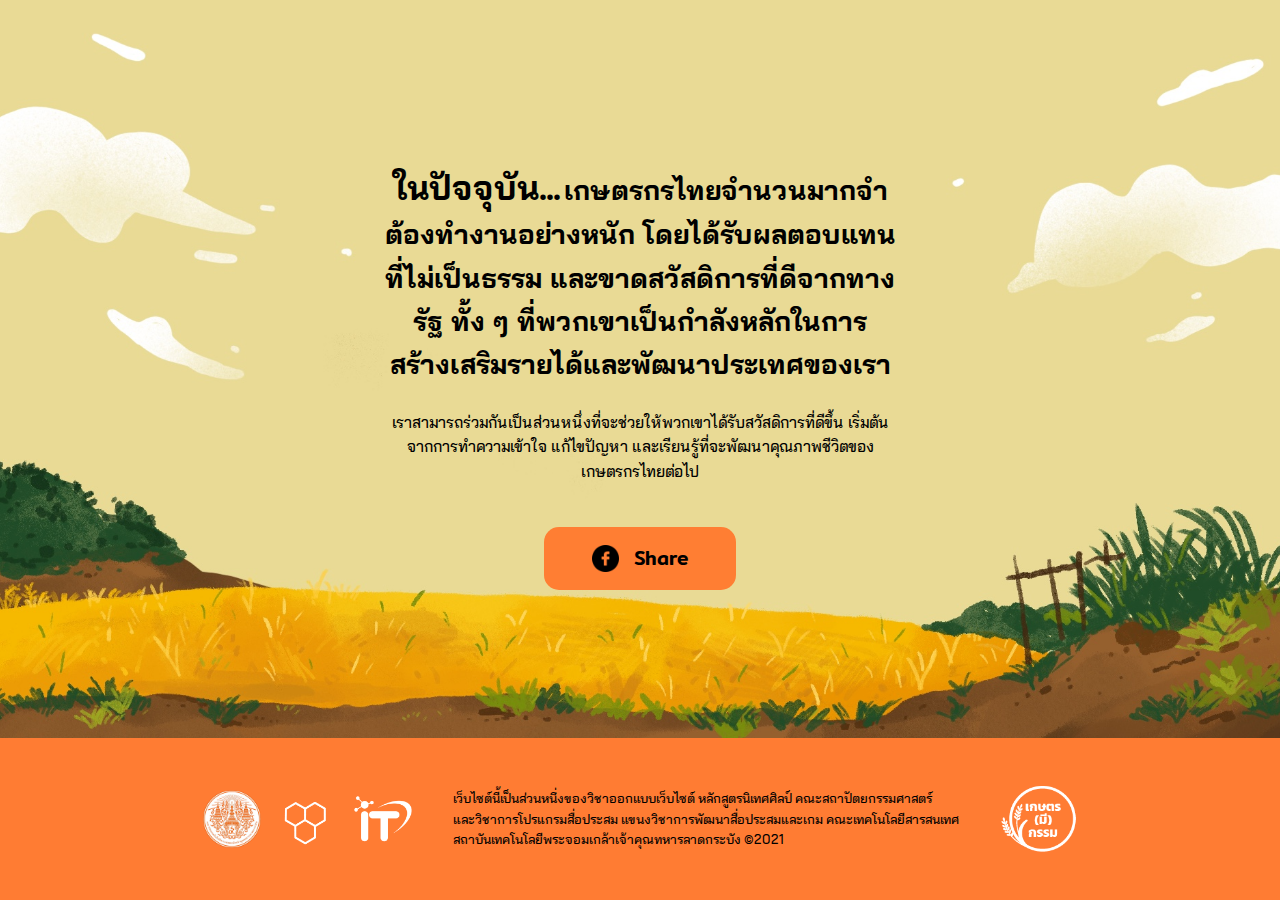
<file: conclusion.html>
<html lang="en">

<head>
  <meta charset="UTF-8" name="viewport" content="width=device-width, initial-scale=1.0">
  <meta http-equiv="X-UA-Compatible" content="IE=edge">
  <meta name="viewport" content="width=device-width, initial-scale=1.0">
      <meta property="og:url"                content="https://kasetmikam.netlify.app/" />
      <meta property="og:type"               content="website" />
      <meta property="og:title"              content="เกษตร(มี)กรรม" />
      <meta property="og:image" content="https://cdn.discordapp.com/attachments/874641722083278848/920532643727171624/unknown.png" />
  <title>เกษตร(มี)กรรม</title>
  <link rel="stylesheet" media="screen and (min-width: 900px)" type="text/css" href="widestyle.css" />
  <link rel="stylesheet" media="screen and (max-width: 900px)" type="text/css" href="smallstyle.css" />
  <link rel="preconnect" href="https://fonts.googleapis.com" />
  <link rel="preconnect" href="https://fonts.gstatic.com" crossorigin />
  <link
    href="https://fonts.googleapis.com/css2?family=Bai+Jamjuree:ital,wght@0,300;0,400;0,500;0,600;0,700;1,200;1,300;1,400;1,500;1,600;1,700&family=Mitr:wght@200;300;400;500;600;700&display=swap"
    rel="stylesheet" />
  <script src="https://cdnjs.cloudflare.com/ajax/libs/jquery/2.1.3/jquery.min.js"></script>
</head>

<body>
  <!-- start  -->
  <a href="index.html">
    <img src="img/logo_kaset-02.png" alt="" class="logo hide-w" width="15%"
  /></a>
  <div class="fullscreen">

    <div class="container pre-solve-bg flex-center b-footer">
      <div class="text-wrap hide">
        <p style="color: black;">
          <b style="font-size: 3.7vh; line-height: 150%;">ในปัจจุบัน...</b>
          <b style="font-size: 3vh; line-height: 160%;">
         เกษตรกรไทยจำนวนมากจำต้องทำงานอย่างหนัก
          โดยได้รับผลตอบแทนที่ไม่เป็นธรรม และขาดสวัสดิการที่ดีจากทางรัฐ
          ทั้ง ๆ ที่พวกเขาเป็นกำลังหลักในการสร้างเสริมรายได้และพัฒนาประเทศของเรา</b> <br /><br />
          เราสามารถร่วมกันเป็นส่วนหนึ่งที่จะช่วยให้พวกเขาได้รับสวัสดิการที่ดีขึ้น
          เริ่มต้นจากการทำความเข้าใจ แก้ไขปัญหา
          และเรียนรู้ที่จะพัฒนาคุณภาพชีวิตของเกษตรกรไทยต่อไป
        </p>
        
      </div>

      <div class="text-wrap hide-w">
        <p style="color: black;">
          <b style="font-size: 2.75vh; line-height: 140%;">ในปัจจุบัน...</b>
          <b style="font-size: 2.5vh; line-height: 150%;">
         เกษตรกรไทยจำนวนมากจำต้องทำงานอย่างหนัก
          โดยได้รับผลตอบแทนที่ไม่เป็นธรรม และขาดสวัสดิการที่ดีจากทางรัฐ
          ทั้ง ๆ ที่พวกเขาเป็นกำลังหลักในการสร้างเสริมรายได้และพัฒนาประเทศของเรา</b> <br /><br />
          เราสามารถร่วมกันเป็นส่วนหนึ่งที่จะช่วยให้พวกเขาได้รับสวัสดิการที่ดีขึ้น
          เริ่มต้นจากการทำความเข้าใจ แก้ไขปัญหา
          และเรียนรู้ที่จะพัฒนาคุณภาพชีวิตของเกษตรกรไทยต่อไป
        </p>
        
      </div>
  
      <div id="fb-root"></div>
      <script async defer crossorigin="anonymous" src="https://connect.facebook.net/th_TH/sdk.js#xfbml=1&version=v12.0" nonce="AlAoJTZe"></script>
      
      <a target="_blank" href="https://www.facebook.com/sharer/sharer.php?u=https%3A%2F%2Fkasetmikam.netlify.app%2F&amp;src=sdkpreparse" class="text-button">
      <button data-href="https://kasetmikam.netlify.app/" class="share-button">
        <img src="img/facebook.png" alt="" class="facebookicon">
          Share</button></a>
      </button>
     

    </div>

    <footer class="flex-center">
      <img src="img/kmil_logo.png" class="logo-cr" />
      <img src="img/arch_logo.png" class="logo-cr" />
      <img src="img/it_logo.png" class="logo-cr" />
      <p class="hide">เว็บไซต์นี้เป็นส่วนหนึ่งของวิชาออกแบบเว็บไซต์ หลักสูตรนิเทศศิลป์ คณะสถาปัตยกรรมศาสตร์<br>
        และวิชาการโปรแกรมสื่อประสม แขนงวิชาการพัฒนาสื่อประสมและเกม คณะเทคโนโลยีสารสนเทศ<br>
        สถาบันเทคโนโลยีพระจอมเกล้าเจ้าคุณทหารลาดกระบัง ©2021</p>

      <a href="index.html">
        <img src="img/logo_kaset-01.png" alt="" class="logo-cr hide" style="width: 6vw; height:auto;" />
      </a>
    </footer>
  </div>
  <!-- end -->

  <script>
  
  </script>
</body>

</html>
</file>
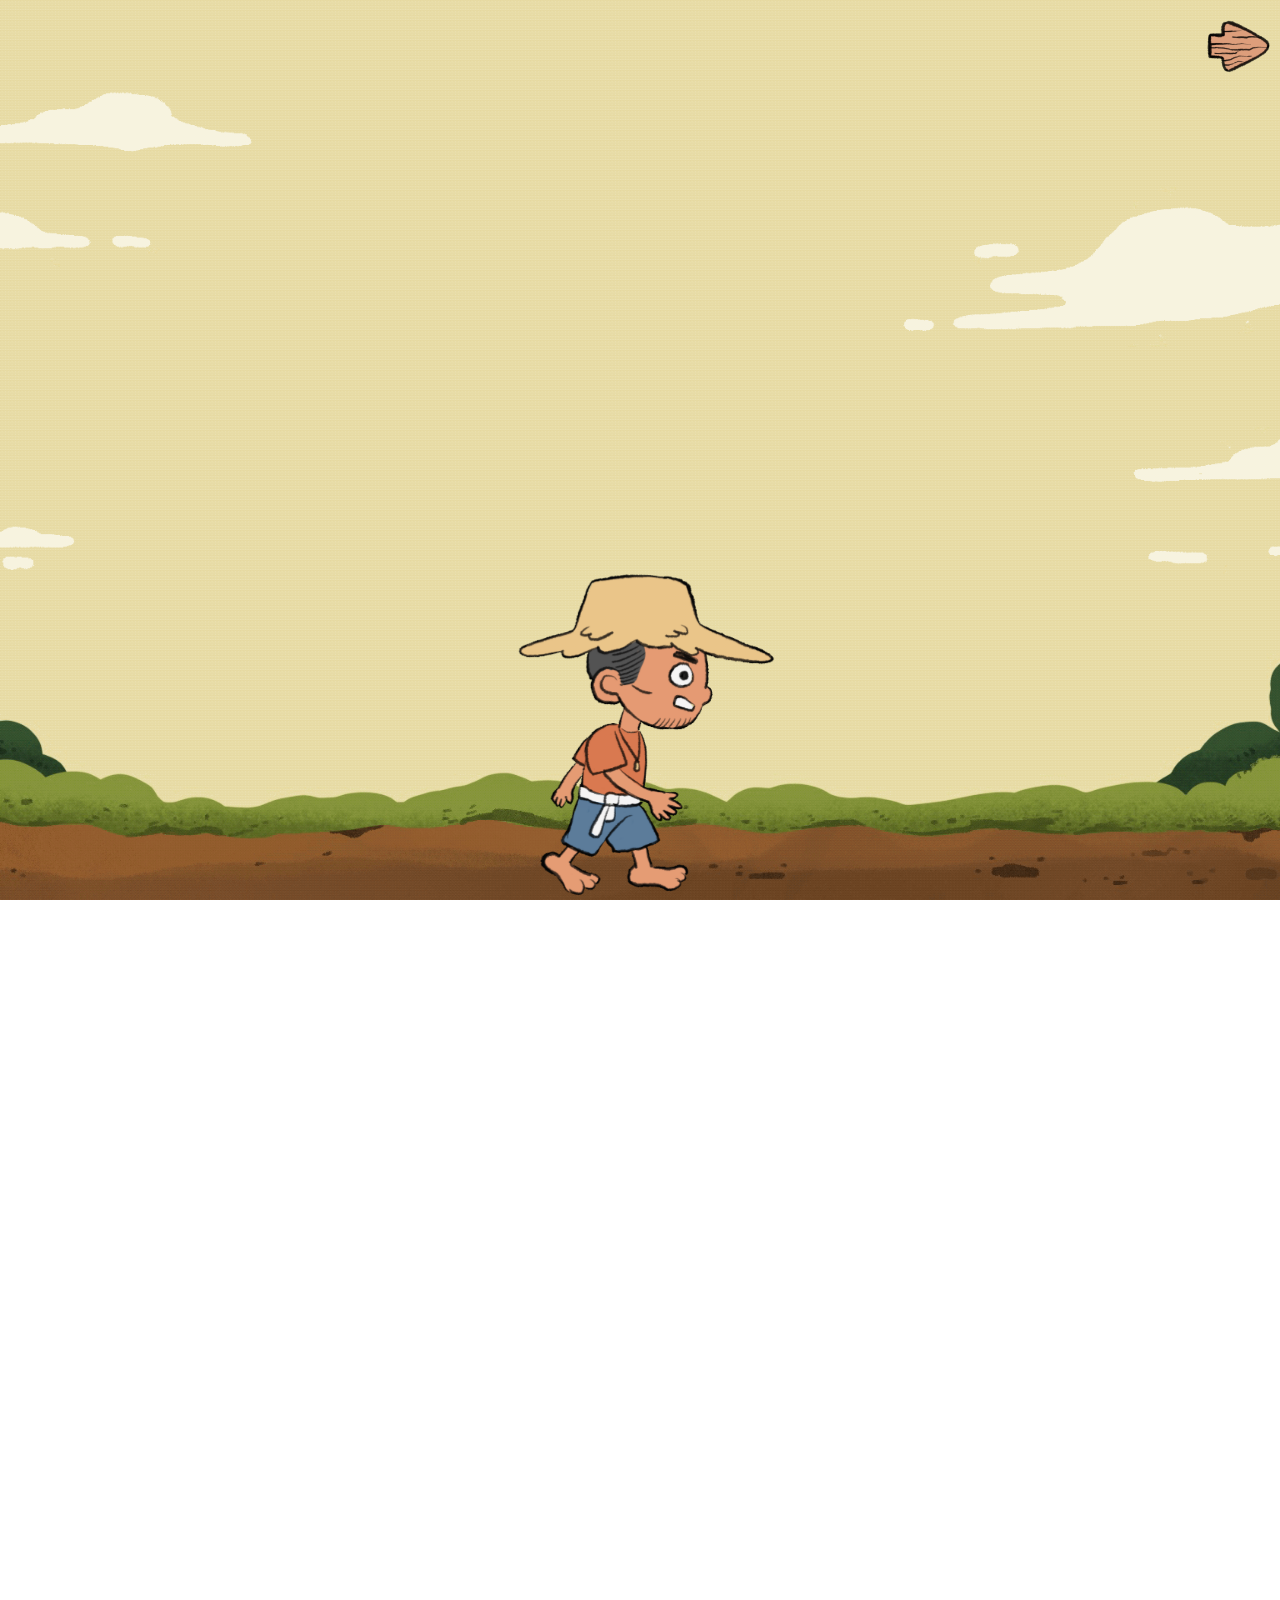
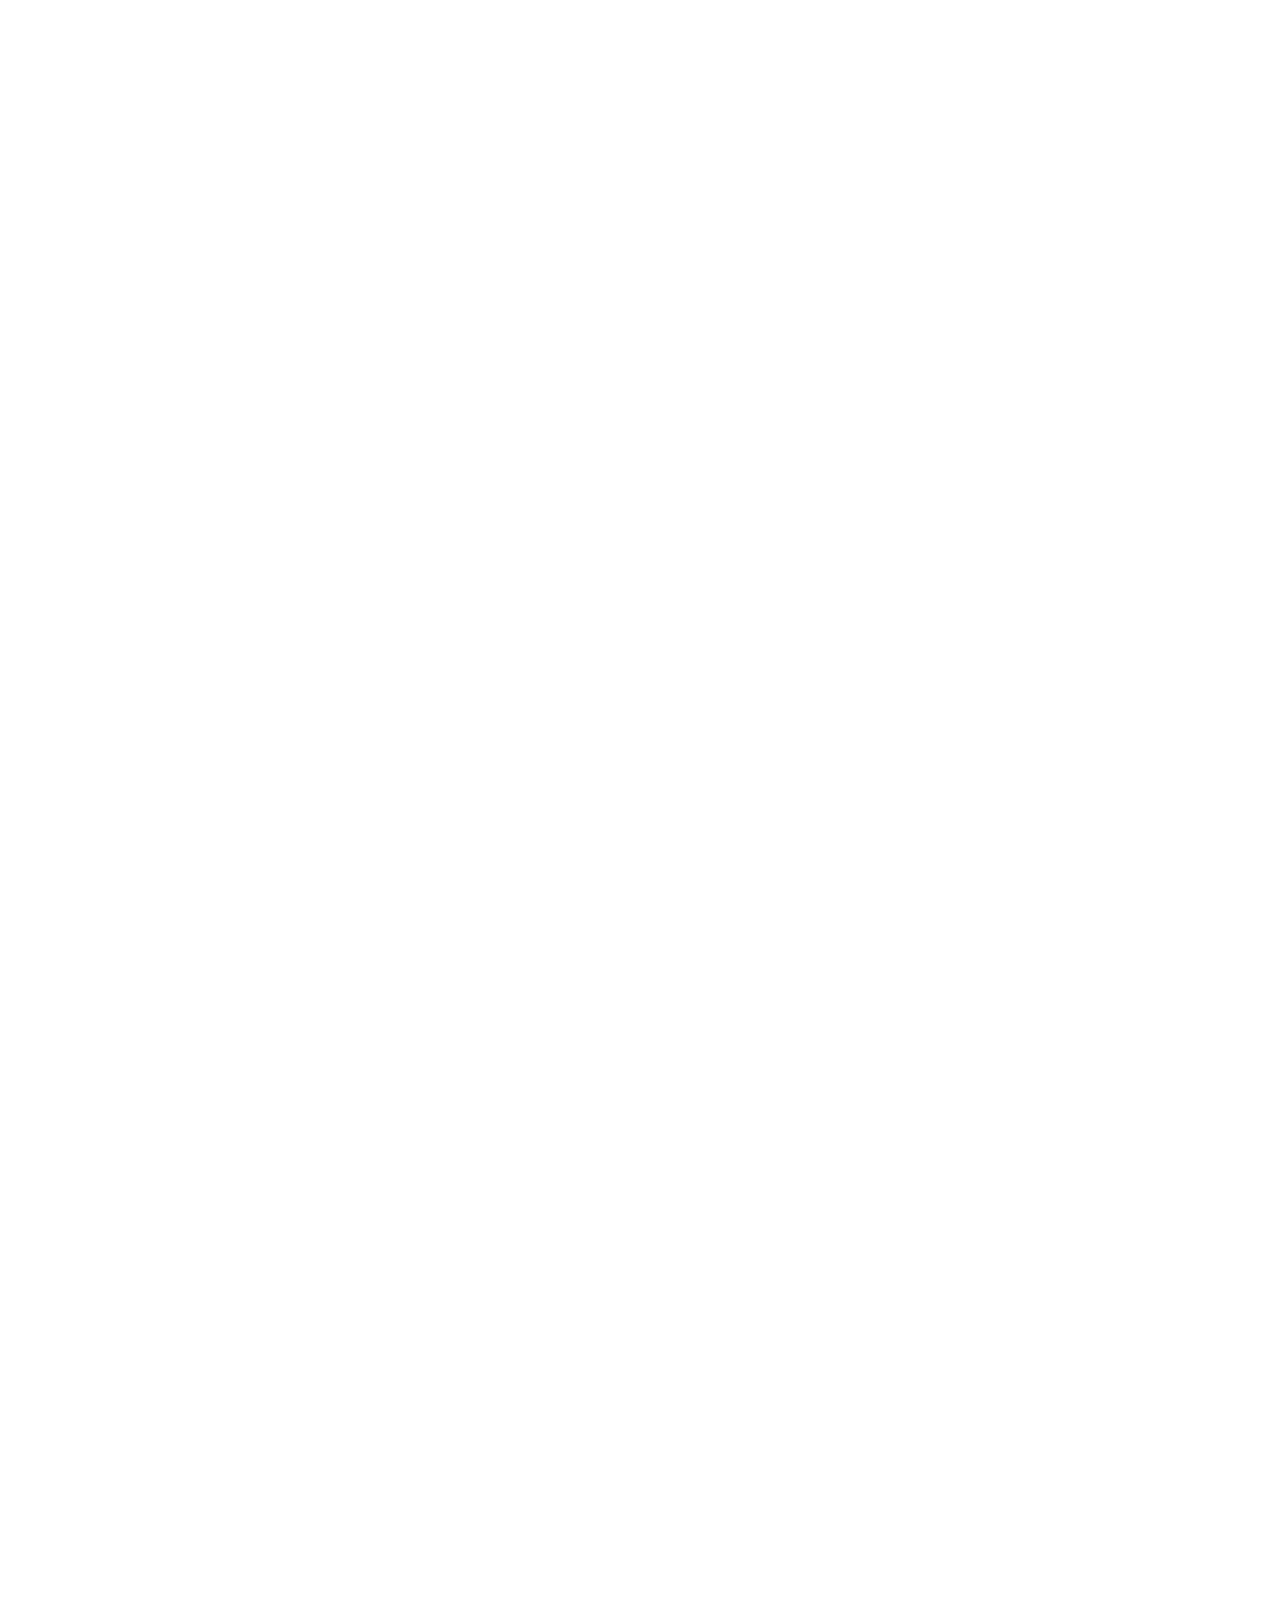
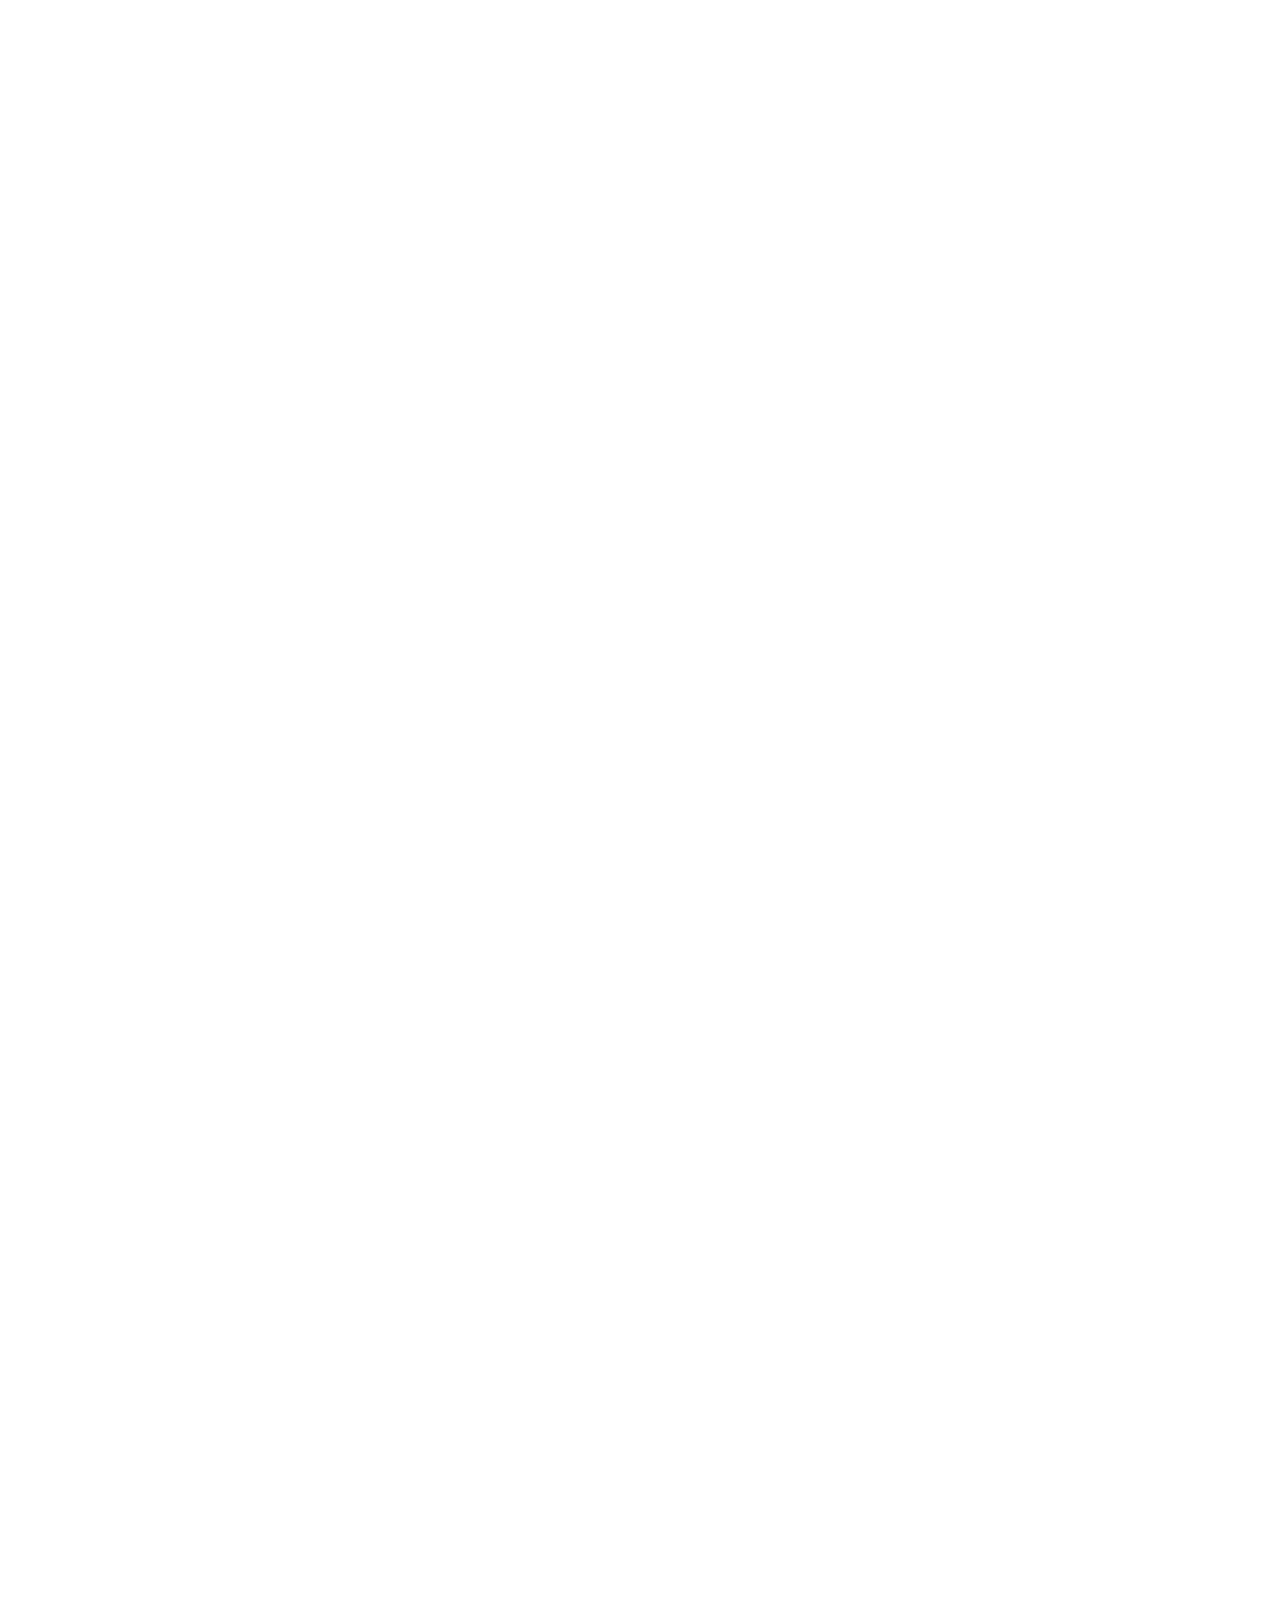
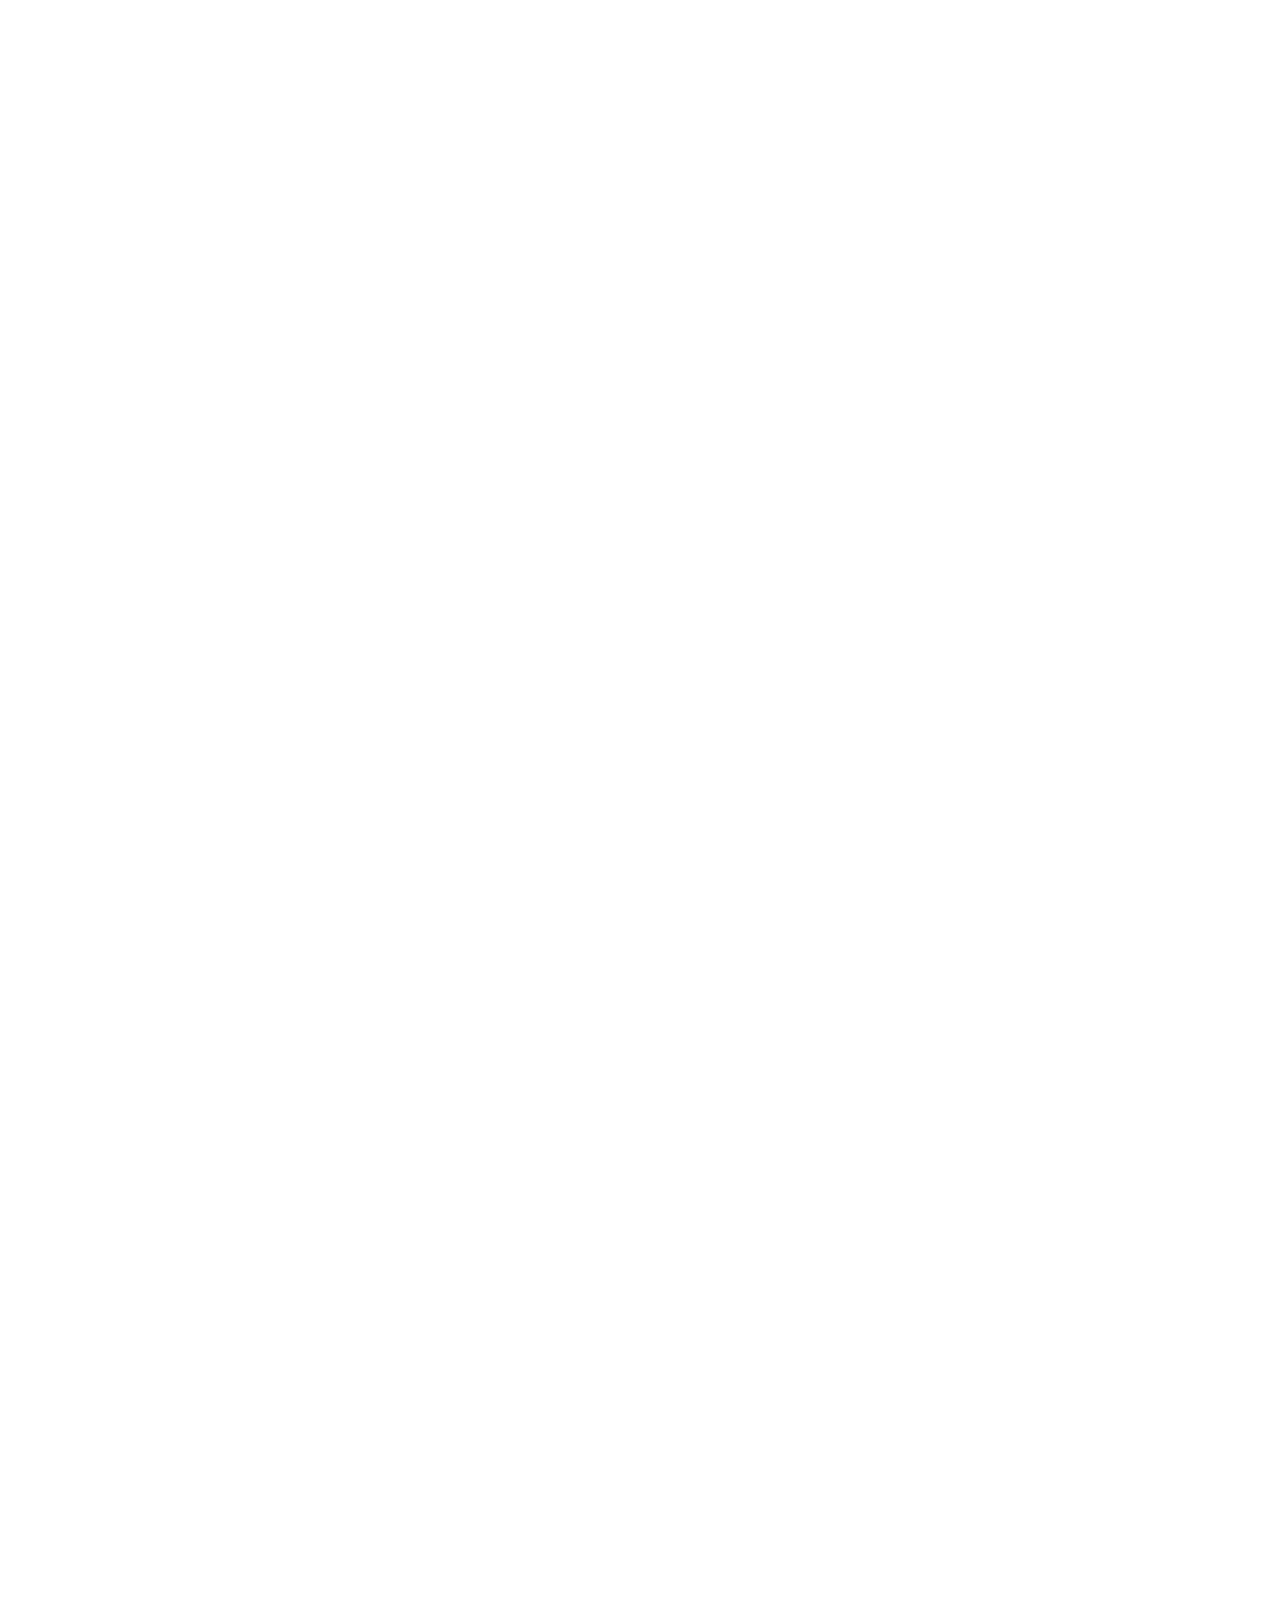
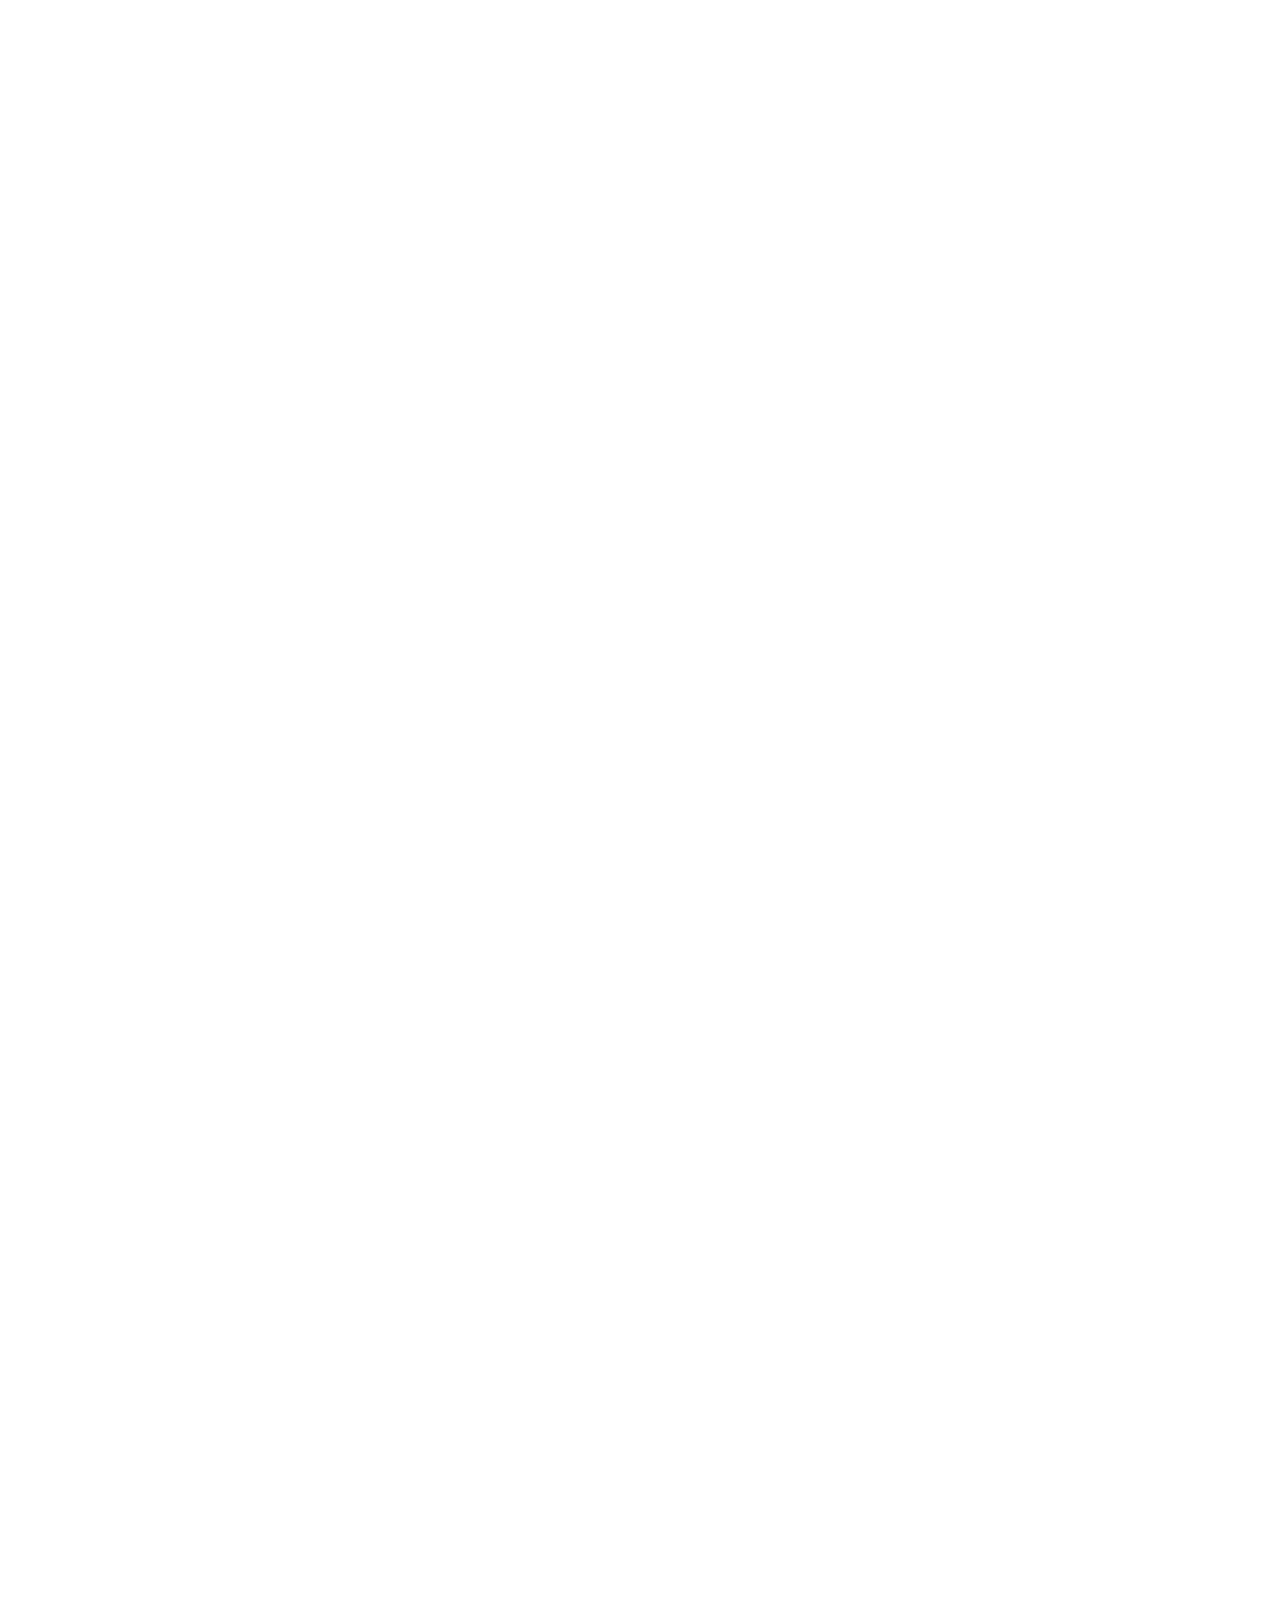
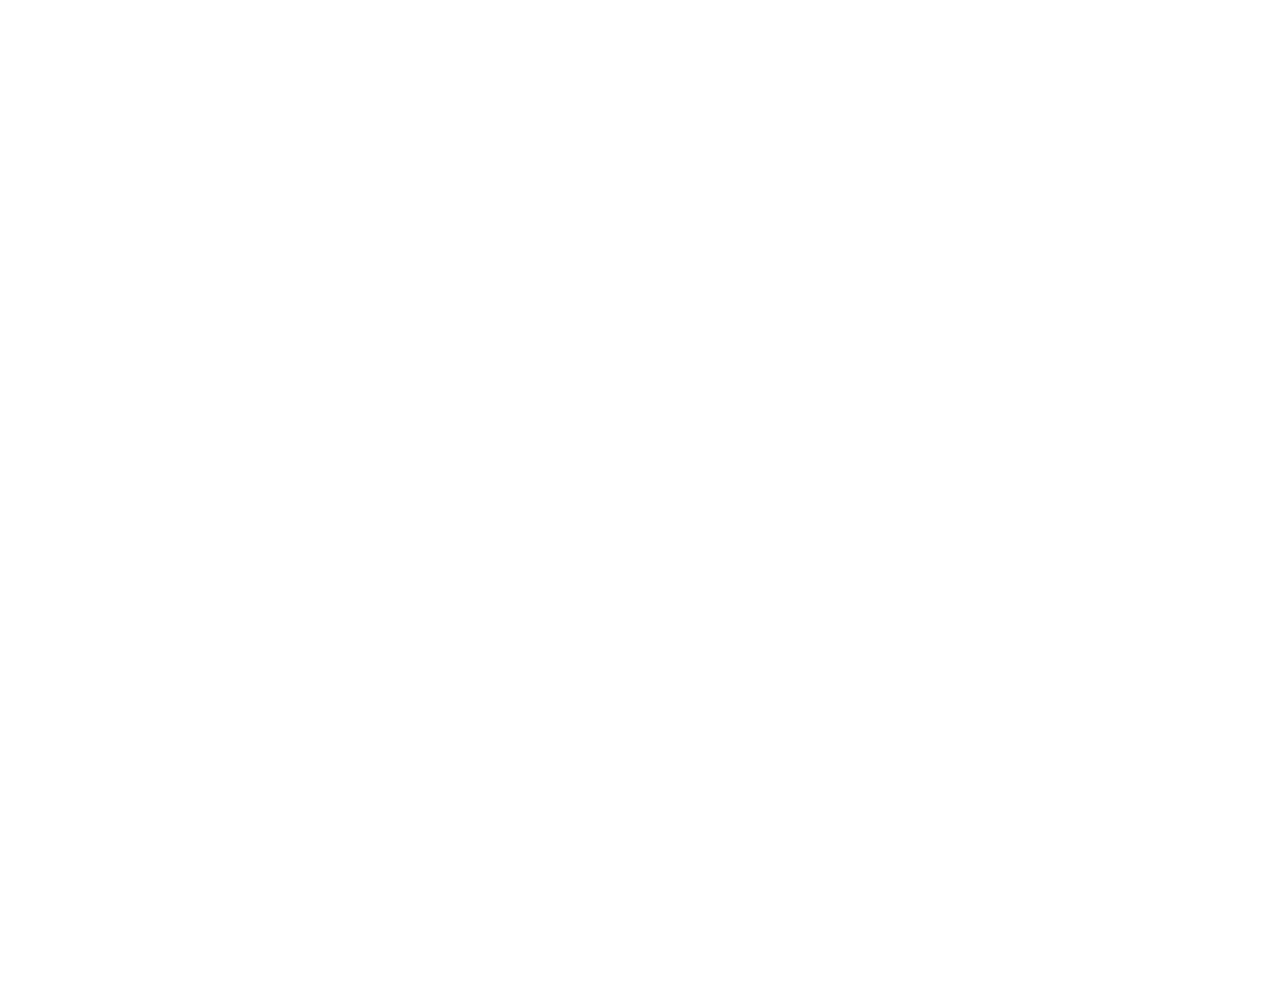
<file: minigame.html>
<!DOCTYPE html>
<html>

<head>
	<meta charset="utf-8">
	<meta name="viewport" content="width=device-width, initial-scale=1">
	<title>เกษตร(มี)กรรม</title>
	<link rel="stylesheet" type="text/css" href="style_game.css">

	<script src="https://code.jquery.com/jquery-3.4.1.js"></script>
	<script type="text/javascript" src="main.js"></script>
	<script src="https://cdnjs.cloudflare.com/ajax/libs/jquery/2.1.3/jquery.min.js"></script>

	<link rel="preconnect" href="https://fonts.googleapis.com" />
    <link rel="preconnect" href="https://fonts.gstatic.com" crossorigin />
    <link
      href="https://fonts.googleapis.com/css2?family=Bai+Jamjuree:ital,wght@0,300;0,400;0,500;0,600;0,700;1,200;1,300;1,400;1,500;1,600;1,700&family=Mitr:wght@200;300;400;500;600;700&display=swap"
      rel="stylesheet"
    />
</head>

<body>
	<!--rotate screen-->
	<div id="turn" style="margin-left: -10vw; margin-top: 25vh; width: 100vw; height: 50vh; text-align: center;">
		<img src="img/rotate.gif" style="height: auto; width: 50vw; "></img>
		<h3>Please rotate your device!</h3>
	</div>

	<div id="all">
		
		<!-- Game Elements move -->
		<div class="wrapper" id="wrapper">
			<a href="solve.html">
				<img id="skip" src="img/arrow2.png">
			</a>
			<!-- Farmer -->
			<div class="game-frame">
				
				<img id="farmer" src="img/farmer2.gif">
				<img id="farmer-stop" src="img/pause.png">
				<img id="farmer-fall" src="img/fall_farmer.gif">
				<img id="farmer-end" src="img/gif3.gif">
				
			</div>
			<div class="section">
				
			</div>
			<!-- Game Start -->
			<div class="section">
				<img class="box" id="sign" src="img/ที่ดินดีย์-1.gif">
				<div class="block-text text-center" id="sign-content" style="padding: 1vh 5vw">
					<p>ดูเหมือนว่าเราจะเจอปัญหาบางอย่างนะ ?</p>
					<button id="sign-btn" style="margin-bottom: 2.5vh">ถัดไป</button>
					<br>
				</div>
				<div class="block-text2 text-center" id="land-prob" style="padding: 1vh 5vw">
					<p>เกษตรกรส่วนใหญ่ไม่มีกรรมสิทธิ์ที่ดินทำกินเป็นของตนเอง
						ทำให้ไม่สามารถที่จะเข้าสู้ระบบทุนนิยมได้<br>
						สืบเนื่องมาจากปัญหาการกว้านซื้อที่ดินจากนายทุน และการใช้ที่ดินแบบผิดประเภท<br>
						ทำให้สูญเสียที่ดินที่เหมาะแก่การทำการเกษตรให้กับพวกโรงงานอุตสาหกรรม รีสอร์ท บ้านจัดสรร
						<br>หรือแม้กระทั่งการถูกปล่อยทิ้งร้างไว้อีกด้วย
					</p>
					<h5 style="display:inline;">90%</h5>
					<p style="display:inline;"> ของที่ดินทั้งหมดถูกครอบครองโดยคนเพียงแค่ </p>10% <br>
					<h5 style="display:inline;">75%</h5>
					<p style="display:inline;"> เป็นคนไทยที่ไม่มีโฉนดเป็นของตนเอง</p>
					<p>ในปัจจุบัน รัฐมีนโยบายเขตพัฒนาเศรษฐกิจซึ่งเปิดโอกาสให้กับนักลงทุนรายใหญ่
						<br>แต่กลับไม่มีเศรษฐกิจพิเศษสำหรับประชาชนเหล่านี้เลย
					</p>
					<button id="land-prob-btn" style="margin-bottom: 2.5vh">ถัดไป</button>
				</div>
				<div class="block-text text-center" id="speech1" style="padding: 1vh 5vw; margin-right: -8vw">
					<p style="font-size: 1.5vw;padding-bottom: 3vh;">เราก็เป็นแค่ชาวบ้านธรรมดา ทำงานหาเช้ากินค่ำ <br>
						ไม่มีเงินมากมายพอที่จะเอาไปเช่าที่ปีละเป็นแสนๆได้หรอก
					</p>
					<button id="next-loan-btn" style="margin-bottom: 2.5vh">หาแหล่งเงินกู้เพื่อไปต่อ</button><br>
				</div>
			</div>

			<!-- Gov Bank -->
			<div class="section">
				<img class="box" id="gov" src="img/gov-1.gif">
				<div class="block-text text-center" id="gov-content" style="padding: 1vh 5vw">
					<p>กู้เงินจากธนาคารรัฐไหมครับ ?</p>
					<button id="loan-yes" style="margin-bottom: 2.5vh">กู้เลย !</button>
					<button id="loan-no" style="margin-bottom: 2.5vh">ไม่กู้</button><br>
				</div>
				<div class="block-text2 text-center" id="loan-warning" style="padding: 1vh 5vw">
					<p style="margin: -1.2vh; color:red;font-size: 2.5vw;">ไม่ผ่าน!</p>
					<p style=" color:red;">คุณไม่มีหลักทรัพย์ เพื่อใช้ในการค้ำประกัน</p>
					<button id="warn-loan-no" style="margin-bottom: 2.5vh">ไม่กู้</button><br>
				</div>
			</div>

			<!-- Private Bank -->
			<div class="section">
				<img class="box" id="private" src="img/private-1.gif">
				<div class="block-text text-center" id="private-content" style="padding: 1vh 5vw">
					<p>กู้เงินธนาคารเอกชนไหมครับ ?</p>
					<button id="loan-yes2" style="margin-bottom: 2.5vh">กู้เลย !</button>
					<button id="loan-no2" style="margin-bottom: 2.5vh">ไม่กู้</button>
				</div>
				<div class="block-text2 text-center" id="loan-warning2" style="padding: 1vh 5vw">
					<p style="margin: -1.2vh; color:red;font-size: 2.5vw;">ไม่ผ่าน!</p>
					<p style=" color:red;">คุณไม่มีหลักทรัพย์ เพื่อใช้ในการค้ำประกัน</p>
					<button id="warn-loan-no2" style="margin-bottom: 2.5vh">ไม่กู้</button><br>
				</div>
			</div>

			<!-- Jaonee -->
			<div class="section">
				<img class="box" id="jaonee" src="img/jaonee.gif">
				<div class="block-text text-center" id="jaonee-content" style="padding: 1vh 5vw;">
					<p>กู้หนี้นอกระบบไหมครับ ?</p>
					<button id="jaonee-yes" style="margin-bottom: 2.5vh">กู้เงินจากเจ้าหนี้</button>
					<button id="jaonee-no" style="margin-bottom: 2.5vh">ไม่กู้</button>
				</div>
				<div class="block-text2 text-center" id="jaonee-warning" style="padding: 1vh 5vw">
					<p style="margin: -1.2vh; color:red;font-size: 2.5vw;">ไม่กู้ไม่ได้นะ!</p>
					<p style=" color:red;">คุณไม่มีเงินจ่ายค่าเช่าที่แล้ว!</p>
					<button id="warn-jaonee-yes" style="margin-bottom: 2.5vh">กู้เงินจากเจ้าหนี้</button>
				</div>
				<div class="block-text text-center" id="jaonee-content2" style="padding: 1vh 5vw">
					<p>ดอกร้อยละ 20 นะหนุ่ม !</p>
					<button id="jaonee-btn" style="margin-bottom: 2.5vh">ปัญหาหนี้สิน</button>
				</div>
				<div class="block-text2 text-left" id="lia-prob" style="padding: 1vh 5vw">
					<div class="text-left">
						<p>เกษตรกรที่ไม่มีที่ดินทำกินเป็นของตนเองจำเป็นที่จะต้องเช่าที่ดิน
							เมื่อเช่าที่ดินก็ต้องใช้เงินกู้
							<br>แต่เกษตรกรไม่มีหลักทรัพย์มากพอจะไปทำการกู้เงินกับธนาคารรัฐหรือธนาคารเอกชนได้
							<br>ทำให้เกษตรกรส่วนใหญ่ตัดสินใจที่จะกู้เงินนอกระบบเพราะไม่สามารถหาแหล่งเงินทุนที่ถูกกฏหมายได้
						</p>
						<p style="display:inline;
			   ">เกษตรกรไทยมีรายได้เฉลี่ยต่อหัว 57,000 บาทต่อปี <br>
							เฉลี่ยเดือนหนึ่งไม่ถึง 4,000 กว่าบาท
							<br>กว่า 40 %
						</p>
						<h5 style="display:inline;
			   ">มีหนี้สินมากกว่า 2 เท่าครึ่งของรายได้</h5>
					</div>
					<div class="text-center" style="padding: 1vh 5vw">
						<button id="jaonee-next" style="margin-bottom: 2.5vh">ถัดไป</button>
					</div>
				</div>
			</div>

			<div class="section">
				<img class="box" id="chemi" src="img/chemi.gif">
				<div class="block-text text-center" id="chemi-choice" style="padding: 1vh 5vw">
					<p style="font-size: 2.5vw;">อากาศก็แย่ ราคาผลผลิตก็ตก ทำยังไงดี</p>
					<button id="chemi-yes" style="margin-bottom: 2.5vh;">พึ่งพาสารเคมีเพื่อไปต่อ!</button>
					<button id="chemi-no" style="margin-bottom: 2.5vh;">ไม่ยอมใช้สารเคมีหรอก</button>
					<p></p>
				</div>
				<div class="block-text2 text-center" id="chemi-warning" style="padding: 1vh 5vw">
					<p style="margin: 1.2vh; color:red;font-size: 2.5vw">ไม่ใช้ไม่ได้นะ พืชจะเฉาหมดแล้ว !</p>
					<button id="warn-chemi-yes" style="margin-bottom: 2.5vh">พึ่งพาสารเคมีเพื่อไปต่อ</button>
				</div>
				<div class="block-text2 text-left" id="chemi-prob" style="padding: 1vh 5vw; margin-right: -15vw">
					<p style="margin:auto;">&nbsp</p>
					<h4>ปัญหาสารเคมี</h4>
					<p>เกษตรกรเป็นอาชีพที่ต้องพึ่งพาดิน ฟ้า อากาศและราคาตลาดโลก
						ทำให้เกษตรกรไม่สามารถกำหนดราคาผลผลิตได้ด้วย<br>
						เมื่อเกษตรกรติดอยู่ในวงจรหนี้สิน
						สิ่งที่จะจดจ่อก็คือการรีบใช้หนี้จึงต้องรีบผลิตผลผลิตให้ได้มากที่สุด ทำให้ต้องปลูกพืชเชิง <br>
						เดี่ยวซ้ำๆ ไม่กล้าที่จะลองเสี่ยงปลูกพืชใหม่ๆ มักจะมองหาวิธีที่รวดเร็วและถูกที่สุด
						เพราะมีต้นทุนที่สูงจากการเช่าที่ดินและ<br>
						ดอกเบี้ยจากการกู้เงิน
					</p>
					<h5 style="display:inline;">เพราะสารเคมีนั้นช่วยให้</h5><br>
					<li>ได้ผลผลิตปริมาณมากในเวลาอันสั้น</li>
					<li>รู้จำนวนและคุณภาพของผลผลิตที่แน่นอน</li>
					<p>เมื่อเกษตรกรติดลูป จึงทำให้ผลผลิตแบบเดียวกันล้นตลาด เกิดเป็นปัจจัยให้เกิดการกดดัน<br>ราคา
						สินค้าก็จะราคาถูกลงมากกว่าที่ควรจะได้ กลายเป็นว่า</p>
					<h4>เกษตรกรไทยมีต้นทุนการผลิตที่สูง แต่รายได้ต่ำ</h4>
					<div class="text-center" style="padding: 1vh 5vw">
						<button id="chemi-next">ถัดไป</button>
					</div>
				</div>
			</div>

			<div class="section">
				<img class="box" id="naitoon" src="img/naitoon.gif">
				<div class="block-text text-center" id="naitoon-conver1" style="padding: 1vh 5vw">
					<p>ในที่สุดก็ถึงฤดูเก็บเกี่ยว <br>ดูหน่อยซิว่ามีอะไรมาขายบ้าง</p>
					<button id="naitoon-conver1-next" style="margin-bottom: 2.5vh">ถัดไป</button>
				</div>
				<div class="block-text text-center" id="naitoon-conver2" style="padding: 1vh 5vw">
					<p>มีแค่ข้าวเปลือกอย่างเดียวครับ</p>
					<button id="naitoon-conver2-next" style="margin-bottom: 2.5vh">ถัดไป</button>
				</div>
				<div class="block-text text-center" id="naitoon-choice" style="padding: 1vh 5vw">
					<p>ข้าวเปลือกมีเต็มท้องตลาดแล้ว<br>ราคาก็ตก ให้ราคาทั้งหมดได้แค่นี้นะครับ</p>
					<button id="naitoon-yes" style="margin-bottom: 2.5vh">รับเงินไม่คุ้มทุนเพื่อไปต่อ</button>
					<button id="naitoon-no" style="margin-bottom: 2.5vh">ไม่ขาย</button>
				</div>
				<div class="block-text2 text-center" id="naitoon-warning" style="padding: 1vh 5vw;margin-right: -9vw;">
					<p style="margin: 1.2vh; color:red;font-size: 2.5vw;padding-bottom: 4vh;">ไม่ขายไม่ได้นะ
						ไม่เงินใช้แล้ว</p>
					<button id="warn-naitoon-yes" style="margin-bottom: 2.5vh">รับเงินไม่คุ้มทุนเพื่อไปต่อ</button>
				</div>
				<div class="block-text2 text-center" id="naitoon-prob" style="padding: 1vh 5vw;margin-right: -13vw">
					<h5 style="display:inline;">ปัญหานวัตกรรม</h5>
					<p>เนื่องจากปัญหาต่างๆก่อนหน้านี้ ทำให้เกษตรกรไทยมีต้นทุนการผลิตที่สูงแต่รายได้ต่ำ จึงเป็น<br>
						เหตุให้ไม่มีเงินทุนในการแปรรูปสินค้าหรือคิดค้นหานวัตกรรมทางการเกษตรใหม่ๆมาปรับใช้ เพื่อ<br>
						ทำให้สินค้าทางการเกษตรนั้นกลายเป็นสินค้านวัตกรรม </p>
					<p>ในปัจจุบัน เกษตรกรพึ่งพาพ่อค้าคนกลางในกระบวนการแปรรูป และอาศัยความรู้ทางการตลาดใน<br>
						การเปิดช่องทางการจำหน่าย เกษตรกรไม่สามารถปลูกเอง ผลิตเอง แปรรูป
						และจัดจำหน่ายอย่าง<br>เป็นระบบเองได้</p>
					<div class="text-center" style="padding: 1vh 5vw">
						<button id="naitoon-next" style="margin-bottom: 2.5vh">ถัดไป</button>
					</div>
				</div>
			</div>
			<div class="section">
				<div class="block-text text-center" id="go-solution" style="padding: 1vh 5vw">
					<p>ด้วยเหตุผลเหล่านี้ทำให้เกษตรกรไทยยังติดอยู่กับความยากจนต่อไป <br>อยากช่วยกันแก้ไขไหม</p>
					<div class="text-center" style="padding: 1vh 5vw">
						<button onclick="document.location='solve.html'" id="go-solution-btn" style="margin-bottom: 2.5vh">แนวทางแก้ไขปัญหา</button><br>&nbsp
					</div>
				</div>
			</div>
		</div>

	</div>

</body>

<script type="text/javascript">
	let cur = 0;
	const o1 = document.querySelector("#farmer");
	const o2 = document.querySelector("#sign");
	const o3 = document.querySelector("#gov");
	const o4 = document.querySelector("#private");
	const o5 = document.getElementById("jaonee");
	const o6 = document.getElementById("chemi");
	const o7 = document.getElementById("naitoon");

	const character = document.querySelector("#farmer")
	const characterStop = document.querySelector("#farmer-stop")
	const characterFall = document.querySelector("#farmer-fall")
	const characterEnd = document.querySelector("#farmer-end")
	const goSolution = document.querySelector("#go-solution")

	const signContent = document.querySelector("#sign-content");
	const signBtn = document.querySelector("#sign-btn");
	const landProb = document.querySelector("#land-prob");
	const landProbBtn = document.querySelector("#land-prob-btn");
	const speech1 = document.querySelector("#speech1");
	const nextLoanBtn = document.querySelector("#next-loan-btn");

	const govContent = document.querySelector("#gov-content");
	const yesLoanBtn = document.querySelector("#loan-yes");
	const noLoanBtn = document.querySelector("#loan-no");
	const noWarnLoanBtn = document.querySelector("#warn-loan-no");
	const loanWarning = document.querySelector("#loan-warning");
	const privateContent = document.querySelector("#private-content");
	const yesLoanBtn2 = document.querySelector("#loan-yes2");
	const noLoanBtn2 = document.querySelector("#loan-no2");
	const loanWarning2 = document.querySelector("#loan-warning2");
	const noWarnLoanBtn2 = document.querySelector("#warn-loan-no2");

	const jaoneeContent = document.querySelector("#jaonee-content");
	const jaoneeBtn = document.querySelector("#jaonee-btn");
	const liaProb = document.querySelector("#lia-prob");
	const jaoneeContent2 = document.querySelector("#jaonee-content2");
	const jaoneeChoice = document.querySelector("#jaonee-choice");
	const yesJaoneeBtn = document.querySelector("#jaonee-yes");
	const noJaoneeBtn = document.querySelector("#jaonee-no");
	const jaoneeWarning = document.querySelector("#jaonee-warning");
	const yesWarnJaoneeBtn = document.querySelector("#warn-jaonee-yes");
	const nextJaoneeBtn = document.querySelector("#jaonee-next");

	const chemiChoice = document.querySelector("#chemi-choice");
	const chemiYesBtn = document.querySelector("#chemi-yes");
	const chemiNoBtn = document.querySelector("#chemi-no");
	const chemiWarn = document.querySelector("#chemi-warning");
	const chemiWarnYesBtn = document.querySelector("#warn-chemi-yes");
	const chemiProb = document.querySelector("#chemi-prob");
	const chemiNextBtn = document.querySelector("#chemi-next");

	const naitoonConver1 = document.querySelector("#naitoon-conver1");
	const naitoonConverBtn1 = document.querySelector("#naitoon-conver1-next");
	const naitoonConver2 = document.querySelector("#naitoon-conver2");
	const naitoonConverBtn2 = document.querySelector("#naitoon-conver2-next");
	const naitoonChoice = document.querySelector("#naitoon-choice");
	const naitoonYesBtn = document.querySelector("#naitoon-yes");
	const naitoonNoBtn = document.querySelector("#naitoon-no");
	const naitoonWarn = document.querySelector("#naitoon-warning");
	const naitoonWarnYesBtn = document.querySelector("#warn-naitoon-yes");
	const naitoonProb = document.querySelector("#naitoon-prob");
	const naitoonNextBtn = document.querySelector("#naitoon-next");

	document.addEventListener('scroll', checkPortrait);
	document.addEventListener('scroll', update);
	update();
	signBtn.addEventListener("click", readLandProb);
	landProbBtn.addEventListener("click", goToSpeech1);
	nextLoanBtn.addEventListener("click", goToStateBank);
	yesLoanBtn.addEventListener("click", goToYesLoan);
	noLoanBtn.addEventListener("click", goToNoLoan);
	noWarnLoanBtn.addEventListener("click", goToNoWarnLoan);
	noWarnLoanBtn2.addEventListener("click", goToNoWarnLoan2);
	yesLoanBtn2.addEventListener("click", goToYesLoan2);
	noLoanBtn2.addEventListener("click", goToNoLoan2);

	jaoneeBtn.addEventListener("click", readLiaProb);
	yesJaoneeBtn.addEventListener("click", goToYesJaonee);
	noJaoneeBtn.addEventListener("click", goToNoJaonee);
	yesWarnJaoneeBtn.addEventListener("click", goTojaoneeContent2);
	nextJaoneeBtn.addEventListener("click", goToChemi);

	chemiYesBtn.addEventListener("click", goToChemiProb);
	chemiNoBtn.addEventListener("click", goToChemiWarn);
	chemiWarnYesBtn.addEventListener("click", goToChemiProb2);
	chemiNextBtn.addEventListener("click", goToNaitoon);

	naitoonConverBtn1.addEventListener("click", goToConver2);
	naitoonConverBtn2.addEventListener("click", goToNaitoonChoice);
	naitoonYesBtn.addEventListener("click", goToNaitoonProb);
	naitoonNoBtn.addEventListener("click", goToNaitoonWarn);
	naitoonWarnYesBtn.addEventListener("click", goToNaitoonProb2);
	naitoonNextBtn.addEventListener("click", goToTheEnd);

	function isSmash(obj1, obj2) {
		var rect1 = obj1.getBoundingClientRect();
		var smash1x = rect1.right;
		var rect2 = obj2.getBoundingClientRect();
		var smash2x = rect2.left;
		var size = rect2.width;
		if ((size + smash1x) >= smash2x && smash2x > smash1x) {
			return 1;
		} else {
			return 0;
		}
	}

	function enableScroll() {
		window.onscroll = function () { }
		character.style.display = "block";
		characterStop.style.display = "none";
	}

	function update() {
		var rect1 = o1.getBoundingClientRect();
		var rect2 = o2.getBoundingClientRect();
		var rect3 = o3.getBoundingClientRect();
		var rect4 = o4.getBoundingClientRect();
		var rect5 = o5.getBoundingClientRect();
		var rect6 = o6.getBoundingClientRect();
		var rect7 = o7.getBoundingClientRect();
		var smash1x = rect1.right;
		var smash2x = rect2.left;
		var smash3x = rect3.left;
		var smash4x = rect4.left;
		var smash5x = rect5.left;
		var smash6x = rect6.left;
		var smash7x = rect7.left;
		var check = [smash2x, smash3x, smash4x, smash5x, smash6x, smash7x];

		if (smash1x > check[cur]) {
			disableScroll();
			character.style.display = "none";
			characterStop.style.display = "block";
			cur++;
			console.log(cur);

		}

		if (cur == 1) {
			signContent.style.display = "block";
		}
		if (cur == 2) {
			govContent.style.display = "block";
		}
		if (cur == 3) {
			privateContent.style.display = "block";
		}
		if (cur == 4) {
			jaoneeContent.style.display = "block";
		}
		if (cur == 5) {
			chemiChoice.style.display = "block";
		}
		if (cur == 6) {
			naitoonConver1.style.display = "block";
		}

	}


	function checkPortrait() {
		if (window.matchMedia("(orientation: portrait)").matches) {
			window.scrollTo(0, 0);
		}

	}

	function readLandProb() {
		signContent.style.display = "none";
		landProb.style.display = "block";
		signContent.remove();
	}

	function goToSpeech1() {
		landProb.style.display = "none";
		speech1.style.display = "block";
		signContent.remove();
	}

	function goToStateBank() {		
		speech1.style.display = "none";
		enableScroll();
		signContent.remove();
	}


	/* Loan */
	function goToYesLoan() {
		govContent.style.display = "none";
		loanWarning.style.display = "block";
		govContent.remove();
	}

	function goToNoLoan() {
		govContent.style.display = "none";
		enableScroll();
		govContent.remove();
	}

	function goToNoWarnLoan() {
		loanWarning.style.display = "none";
		enableScroll();
		govContent.remove();
	}

	function goToYesLoan2() {
		privateContent.style.display = "none";
		loanWarning2.style.display = "block";
		govContent.remove();
	}

	function goToNoLoan2() {
		privateContent.style.display = "none";
		enableScroll();
		privateContent.remove();
	}

	function goToNoWarnLoan2() {
		loanWarning2.style.display = "none";
		enableScroll();
		privateContent.remove();
	}

	/*Lia*/


	function goTojaoneeChoice() {
		jaoneeContent2.style.display = "none";
		jaoneeChoice.style.display = "block";
		jaoneeContent.remove();
	}

	function goToYesJaonee() {
		jaoneeContent.style.display = "none";
		jaoneeContent2.style.display = "block";
		jaoneeContent.remove();
	}

	function goToNoJaonee() {
		jaoneeContent.style.display = "none";
		jaoneeWarning.style.display = "block";
		jaoneeContent.remove();

	}

	function readLiaProb() {
		jaoneeContent2.style.display = "none";
		liaProb.style.display = "block";
		jaoneeContent.remove();
	}

	function goTojaoneeContent2() {
		jaoneeWarning.style.display = "none";
		jaoneeContent2.style.display = "block";
		jaoneeContent.remove();
	}

	function goToChemi() {
		liaProb.style.display = "none";
		enableScroll();
		jaoneeContent.remove();
	}

	/* Chemi */

	function goToChemiProb() {
		chemiChoice.style.display = "none";
		chemiProb.style.display = "block";
		chemiChoice.remove();
	}

	function goToChemiWarn() {
		chemiChoice.style.display = "none";
		chemiWarn.style.display = "block";
		chemiChoice.remove();
	}

	function goToChemiProb2() {
		chemiWarn.style.display = "none";
		chemiProb.style.display = "block";
		chemiChoice.remove();
	}

	function goToNaitoon() {
		chemiProb.style.display = "none";
		enableScroll();
		chemiChoice.remove();
	}

	/* Naitoon */
	function goToConver2() {
		naitoonConver1.style.display = "none";
		naitoonConver2.style.display = "block";
		naitoonConver1.remove();
	}

	function goToNaitoonChoice() {
		naitoonConver2.style.display = "none";
		naitoonChoice.style.display = "block";
		naitoonConver1.remove();
	}

	function goToNaitoonProb() {
		naitoonChoice.style.display = "none";
		naitoonProb.style.display = "block";
		naitoonConver1.remove();
	}

	function goToNaitoonWarn() {
		naitoonChoice.style.display = "none";
		naitoonWarn.style.display = "block";
		naitoonConver1.remove();
	}

	function goToNaitoonProb2() {
		naitoonWarn.style.display = "none";
		naitoonProb.style.display = "block";
		naitoonConver1.remove();
	}

	function goToTheEnd() {
		naitoonProb.style.display = "none";
		enableScroll();
		naitoonConver1.remove();
	}

</script>

</html>
</file>
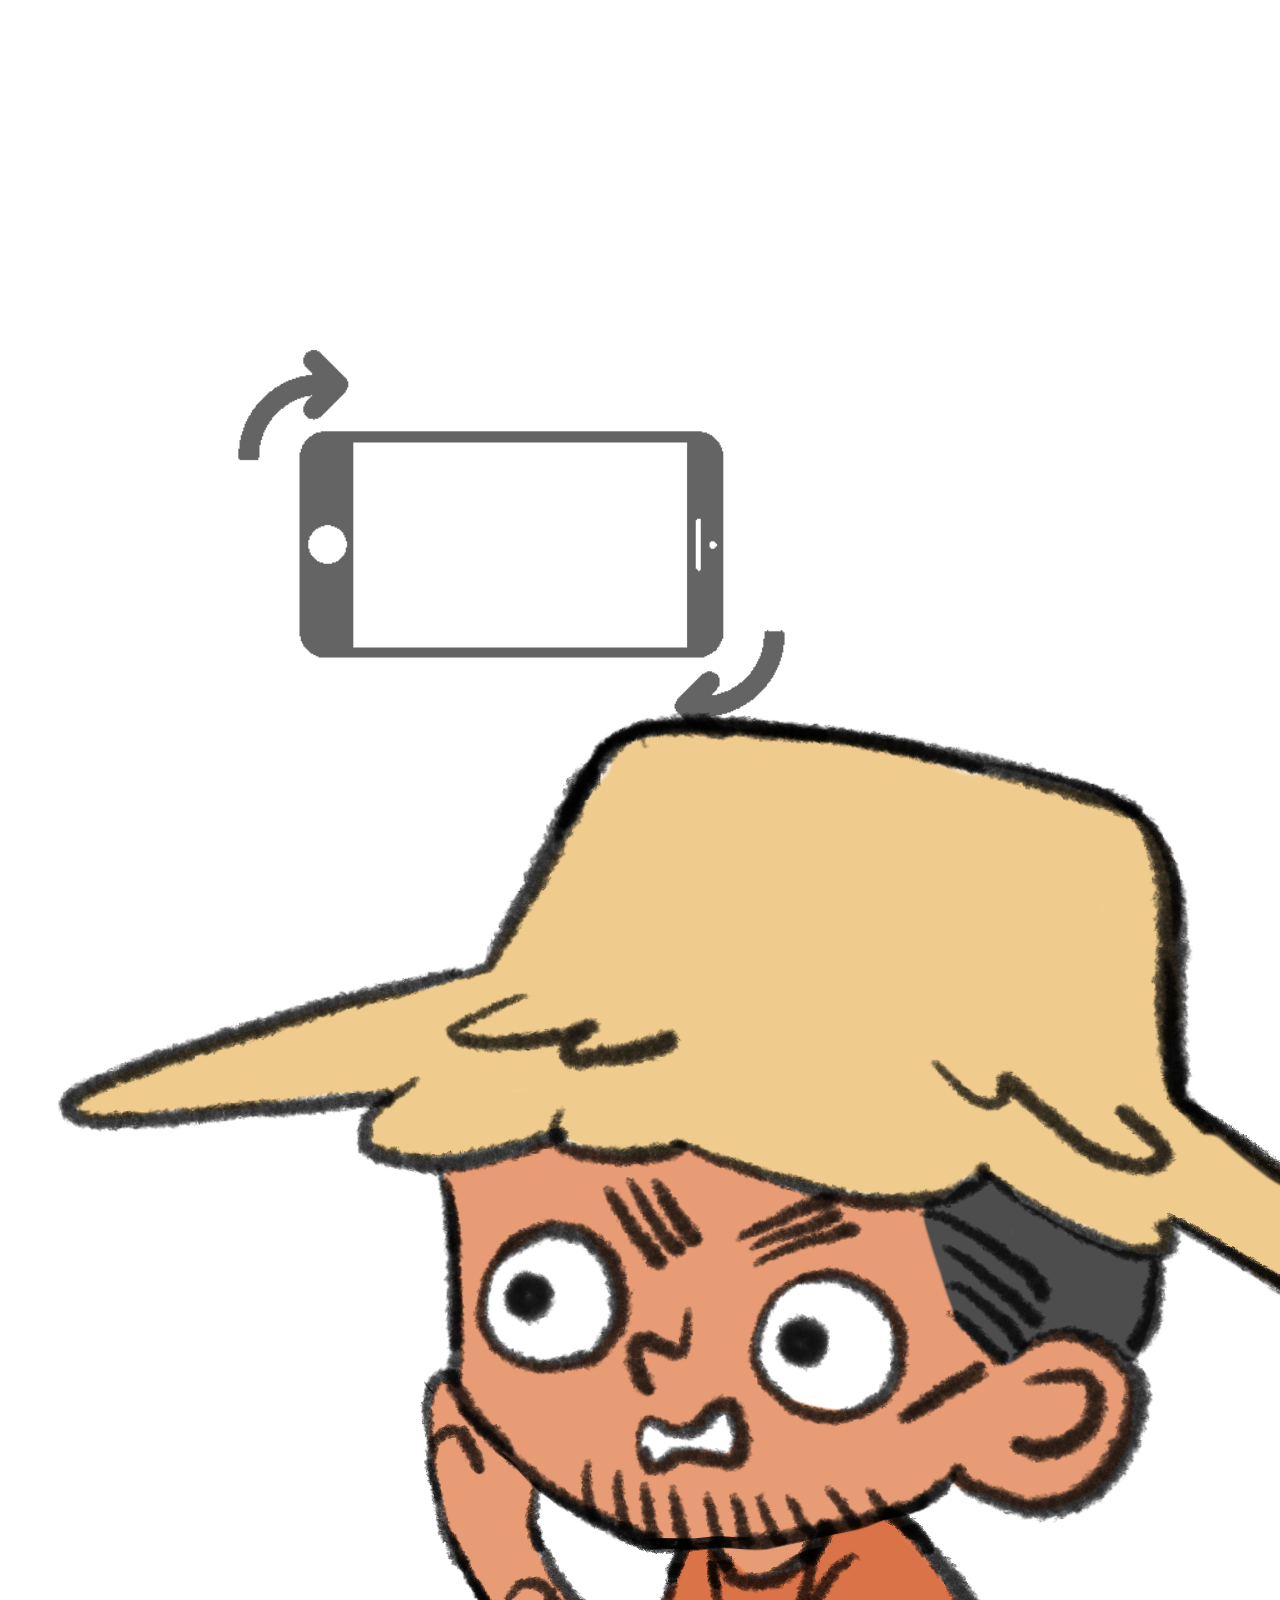
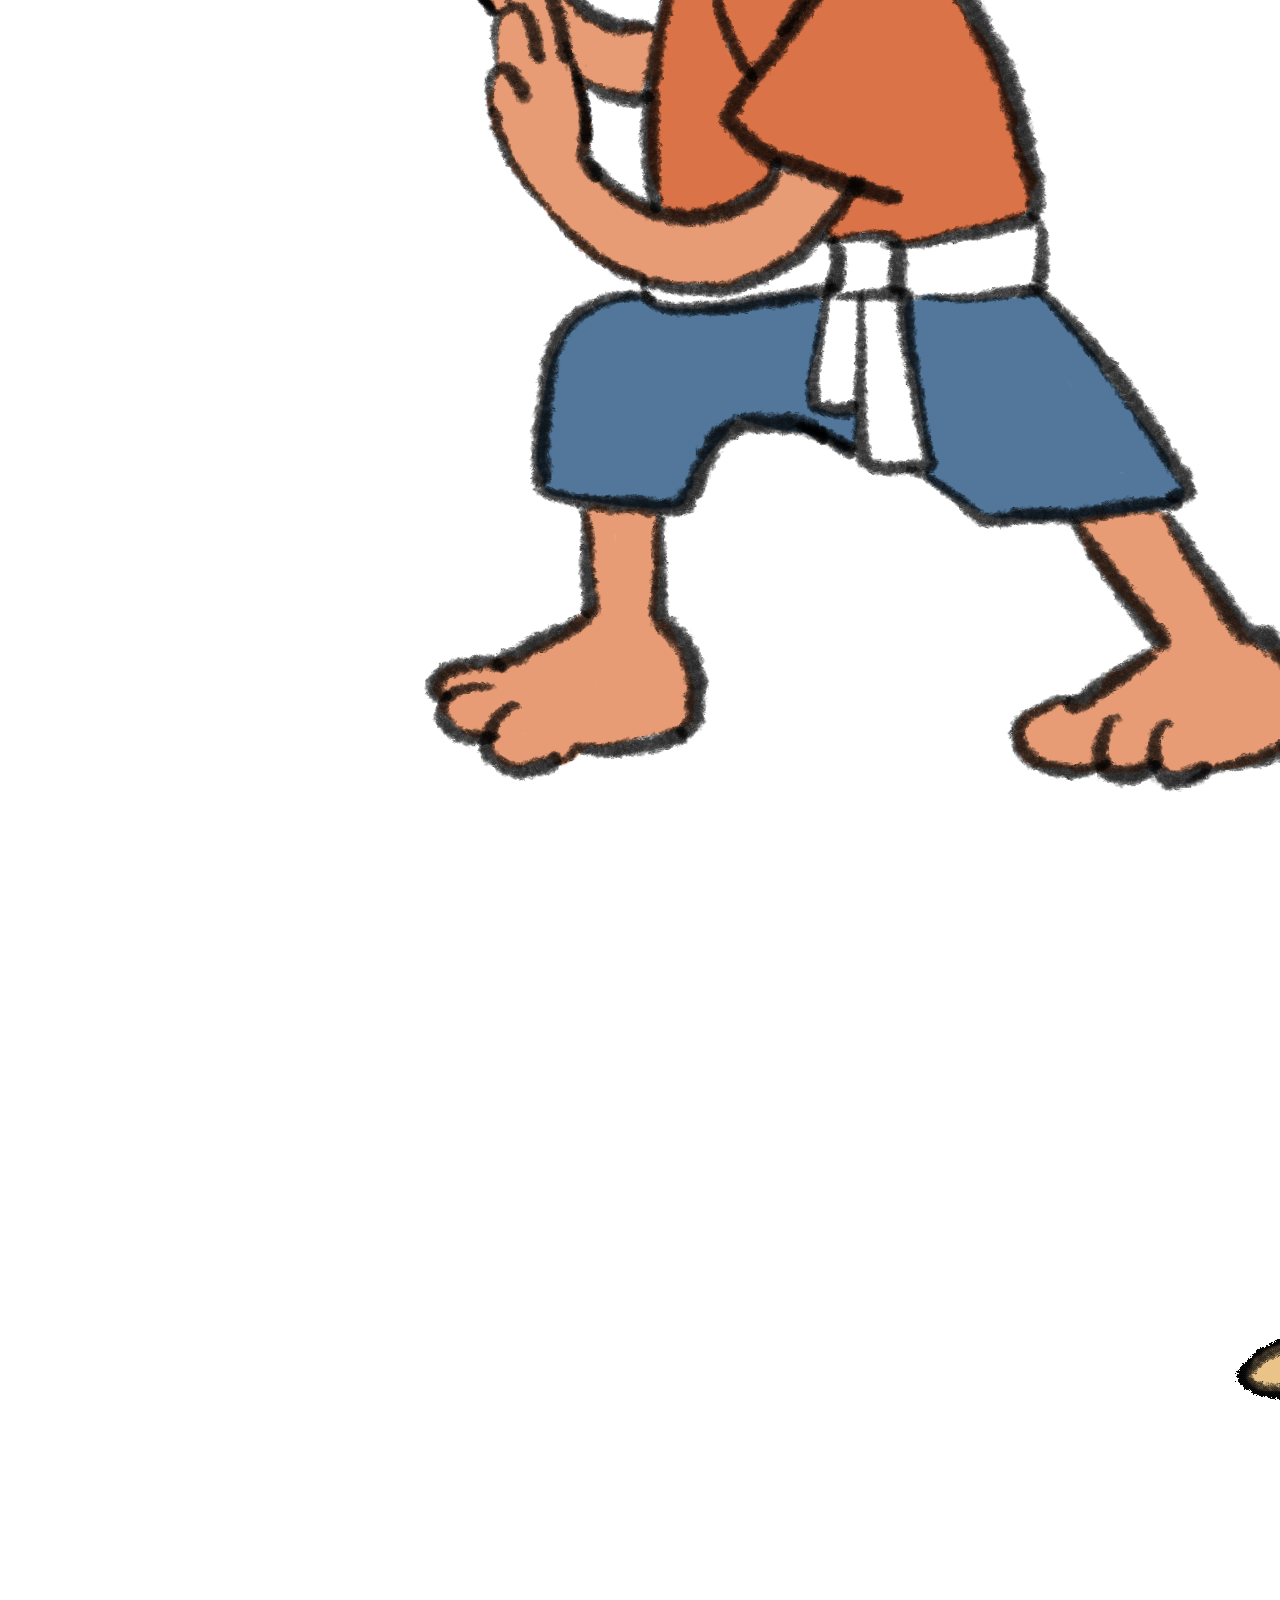
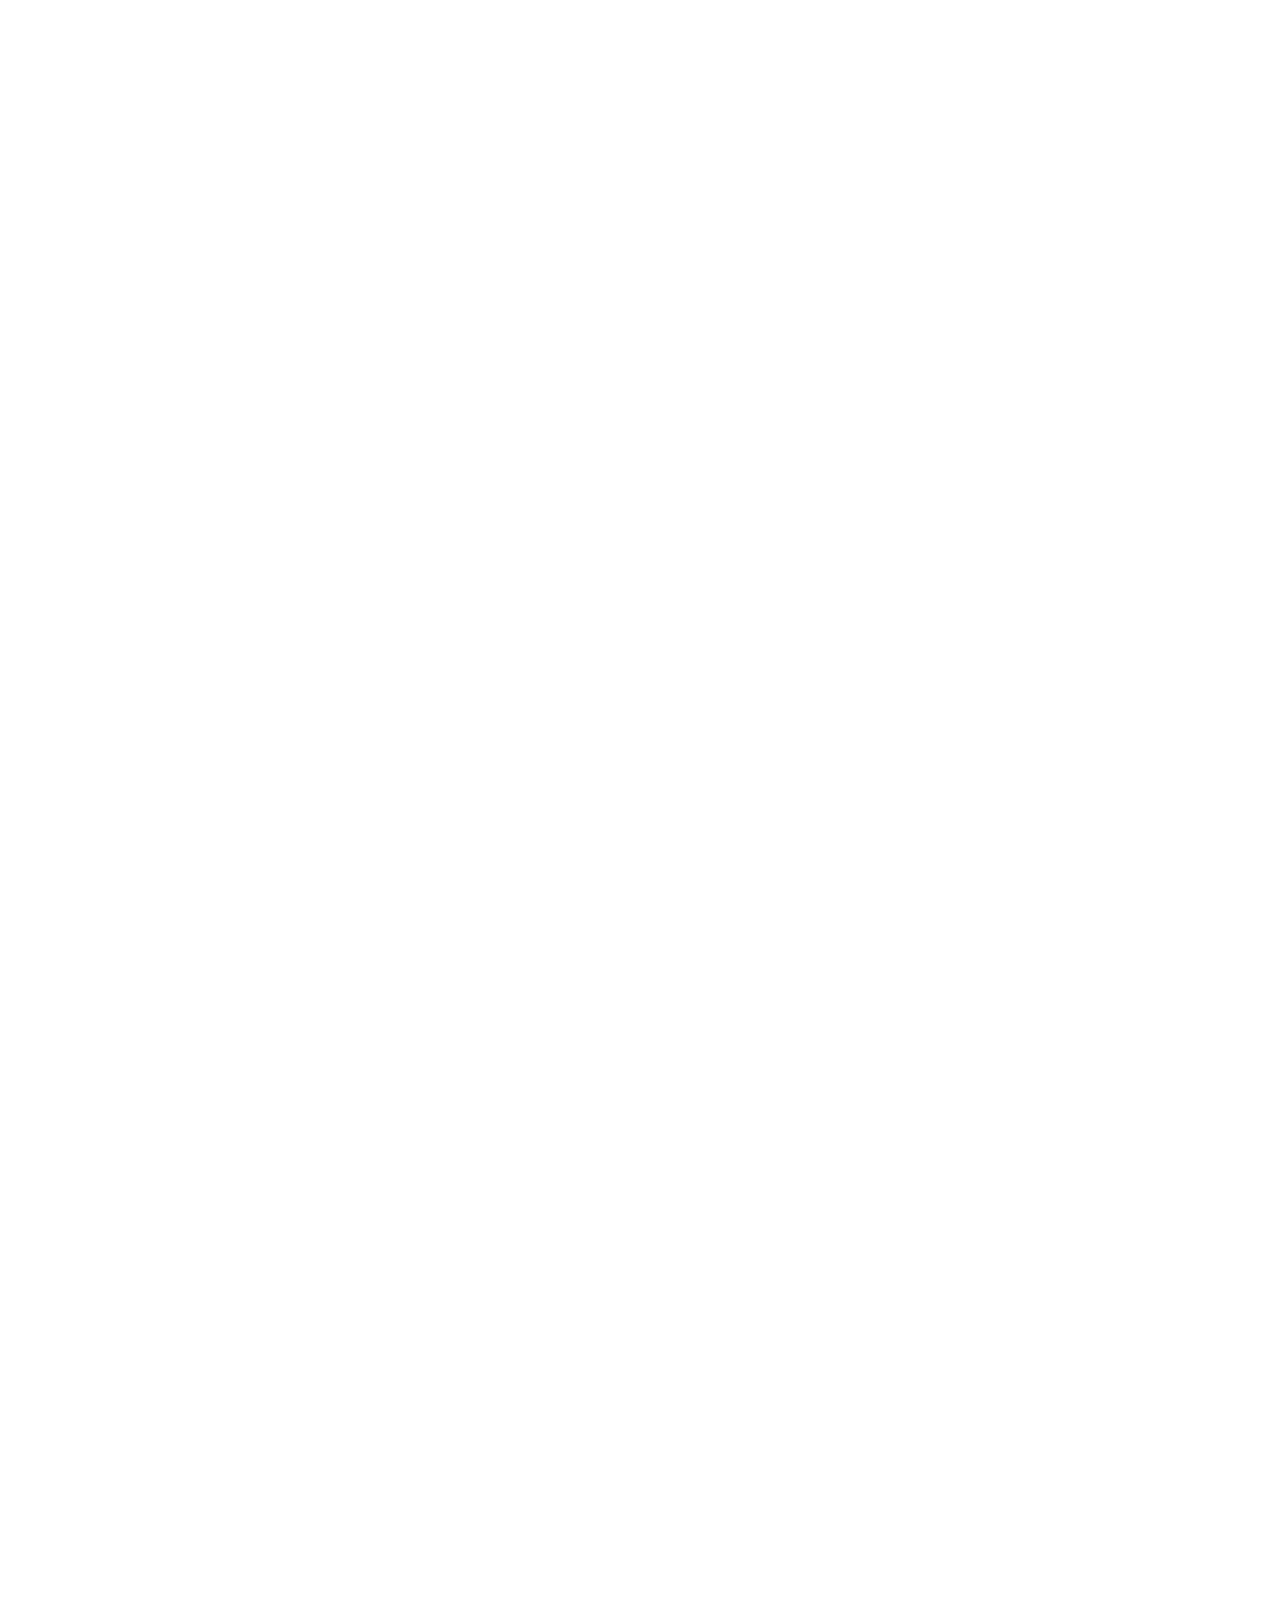
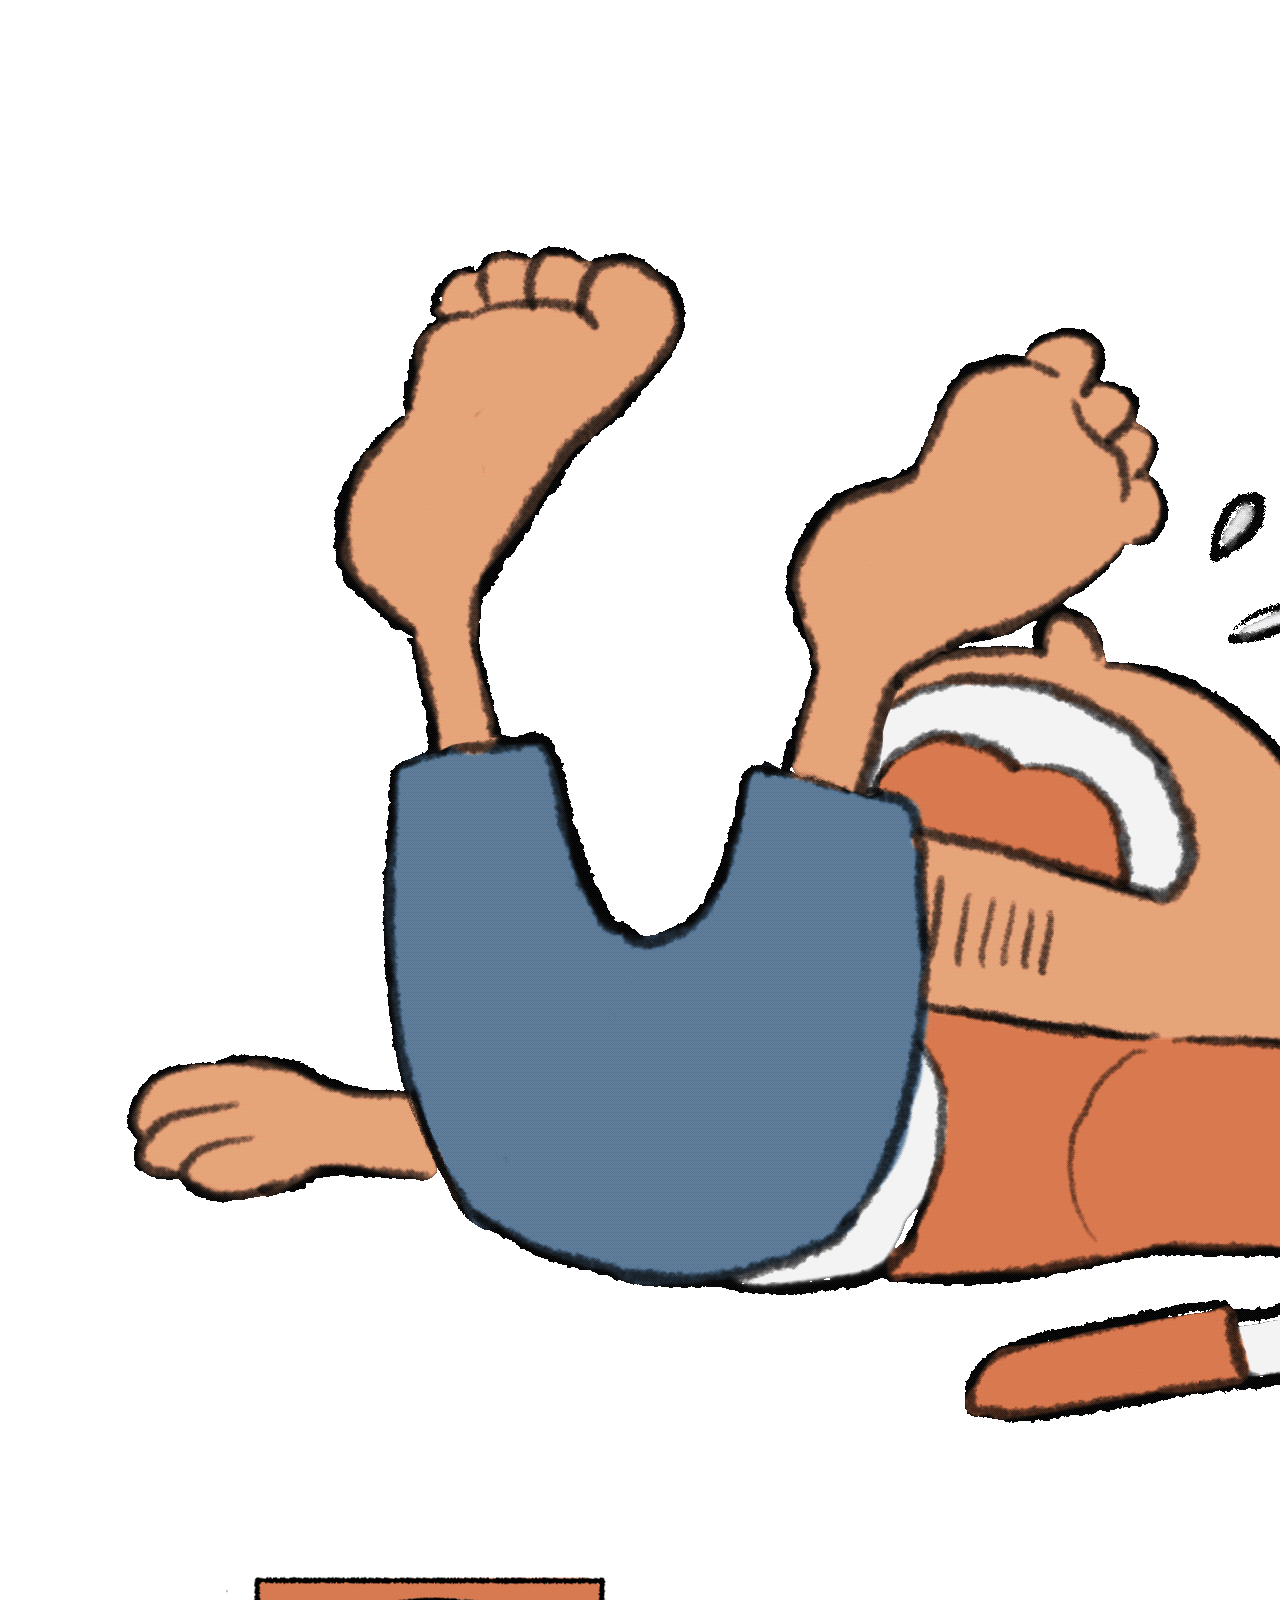
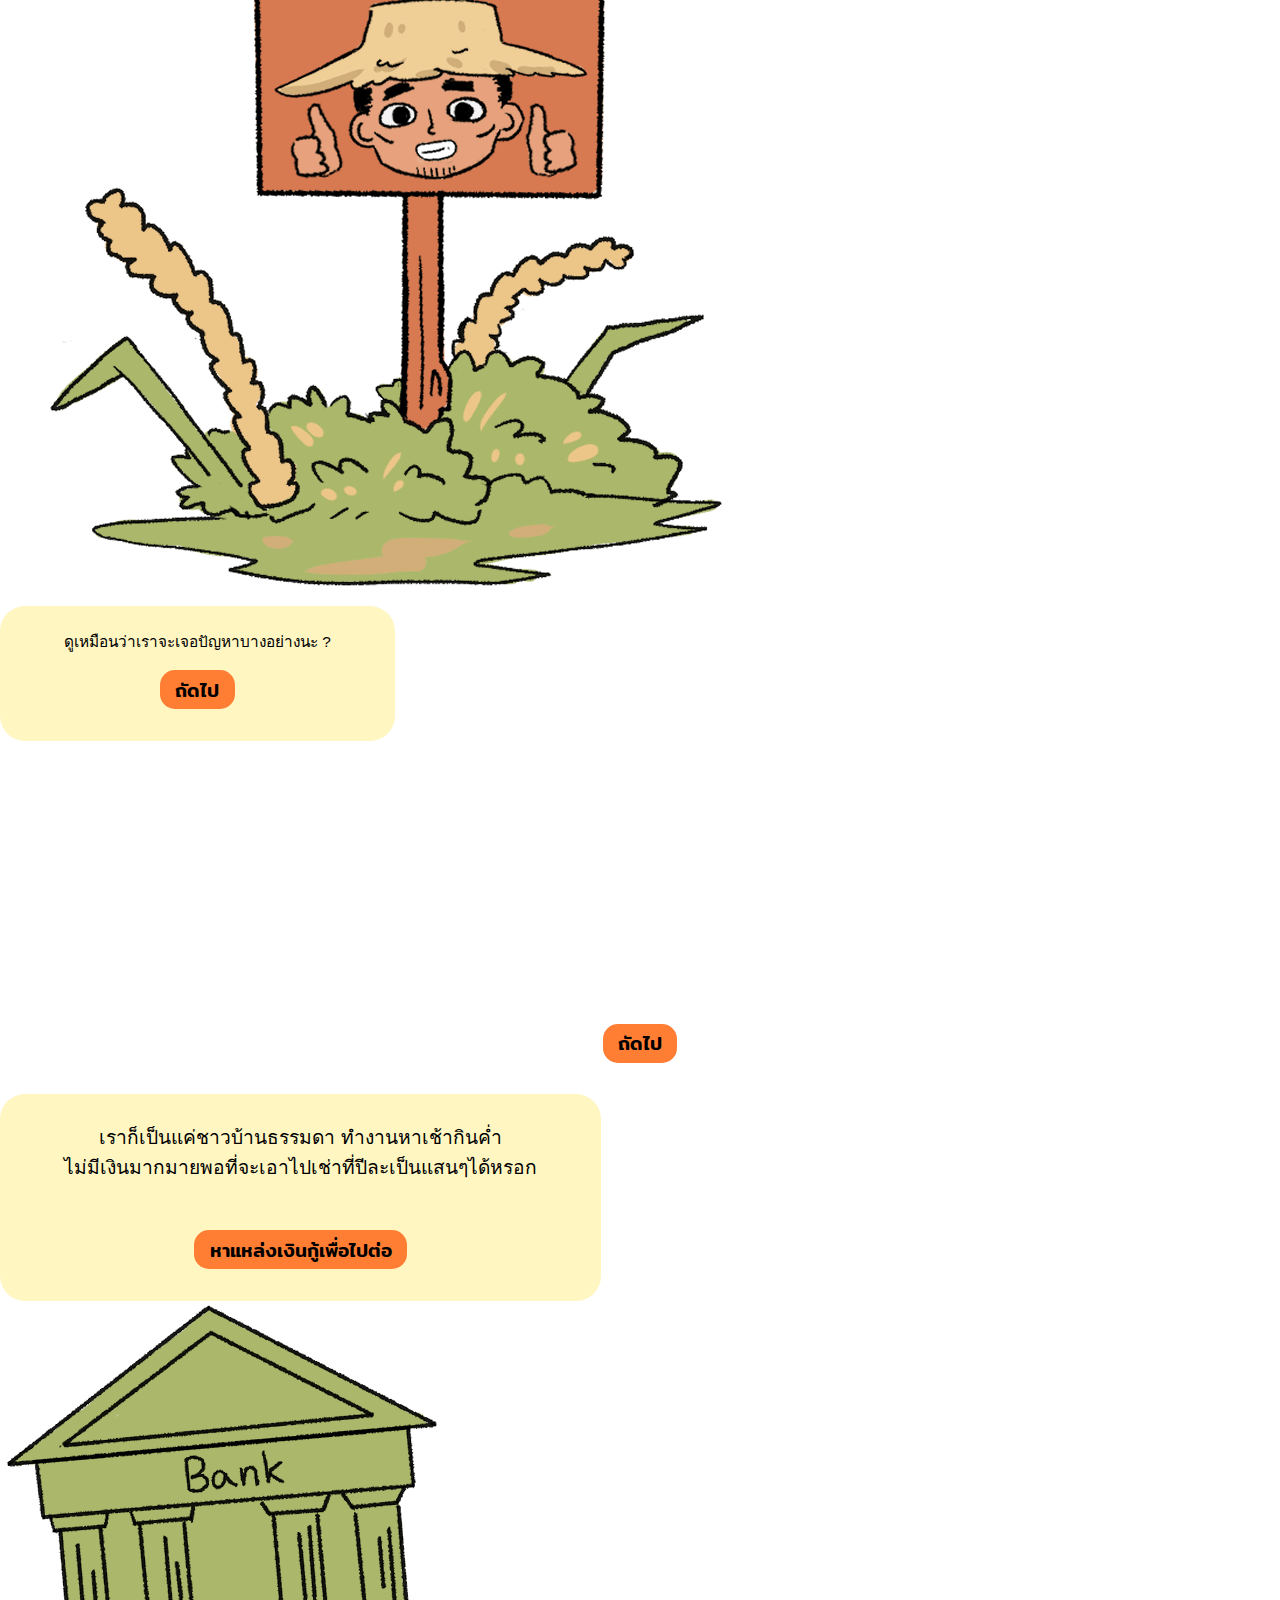
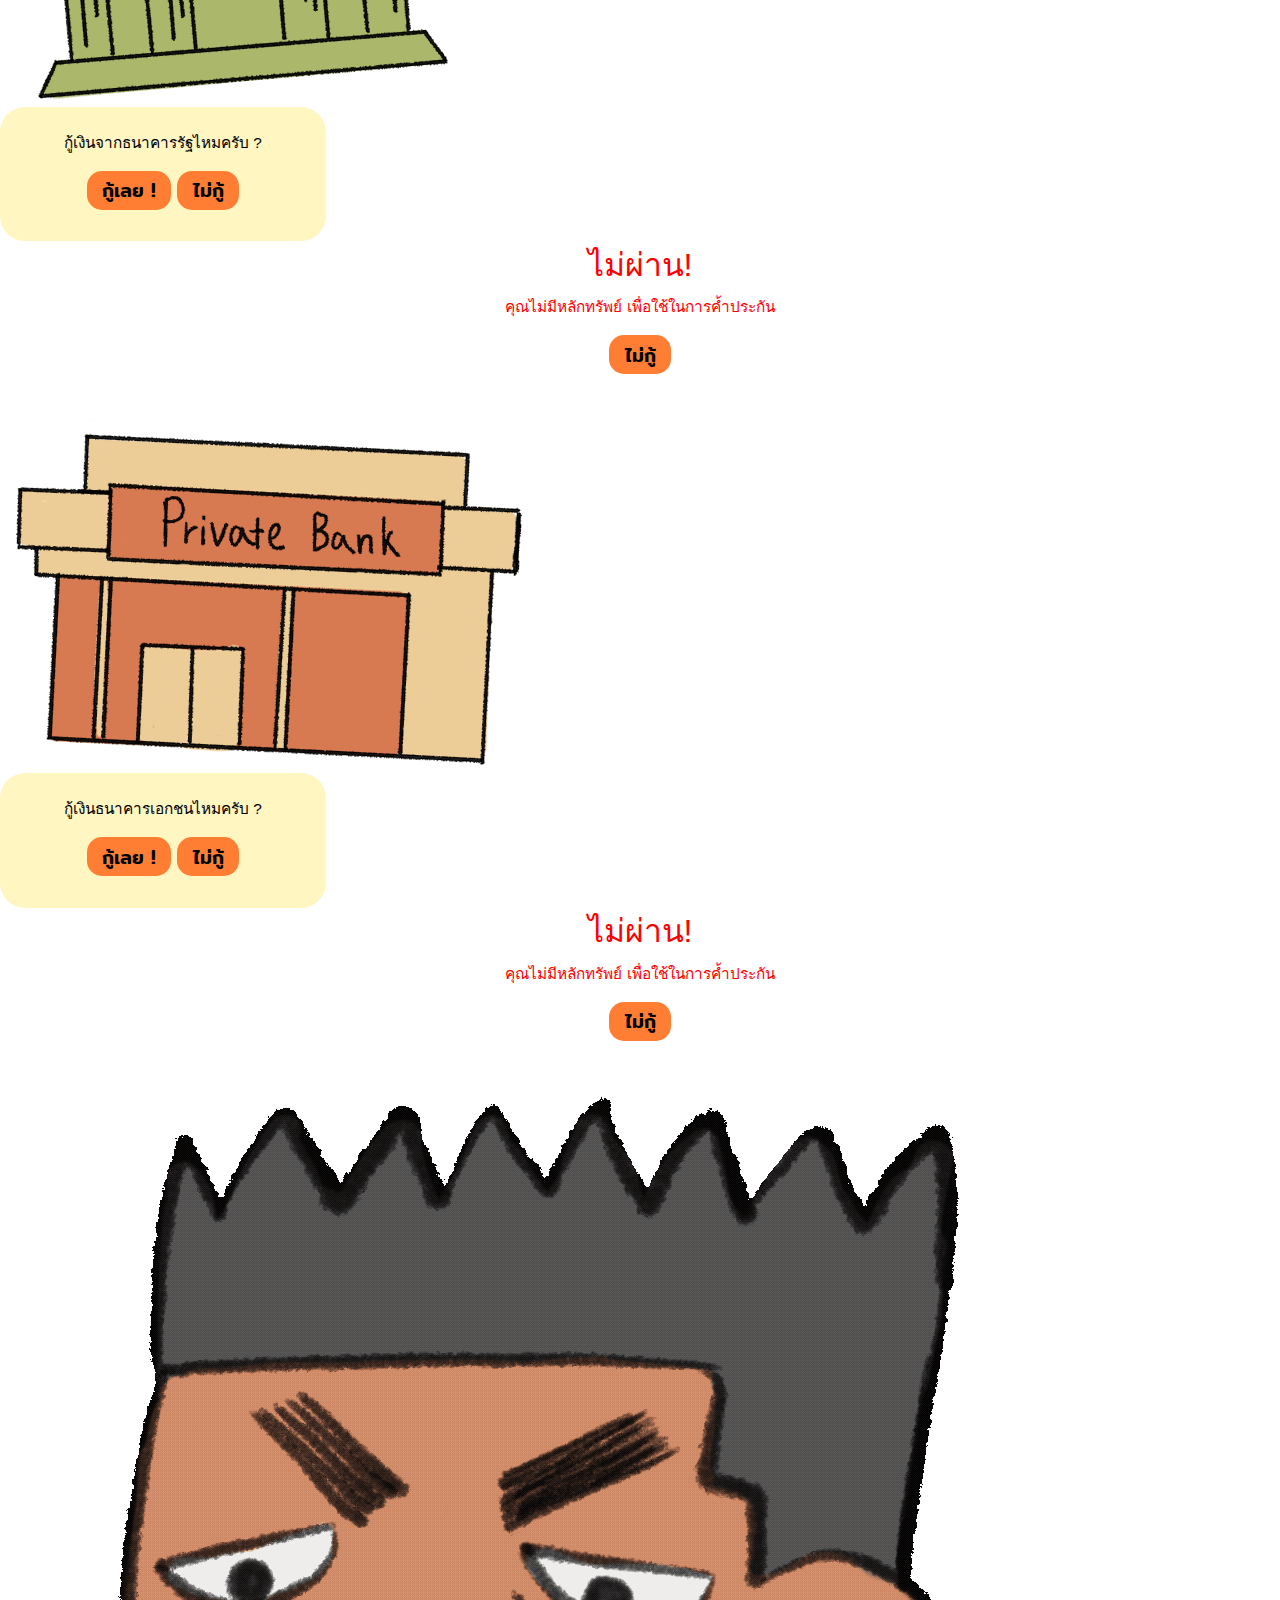
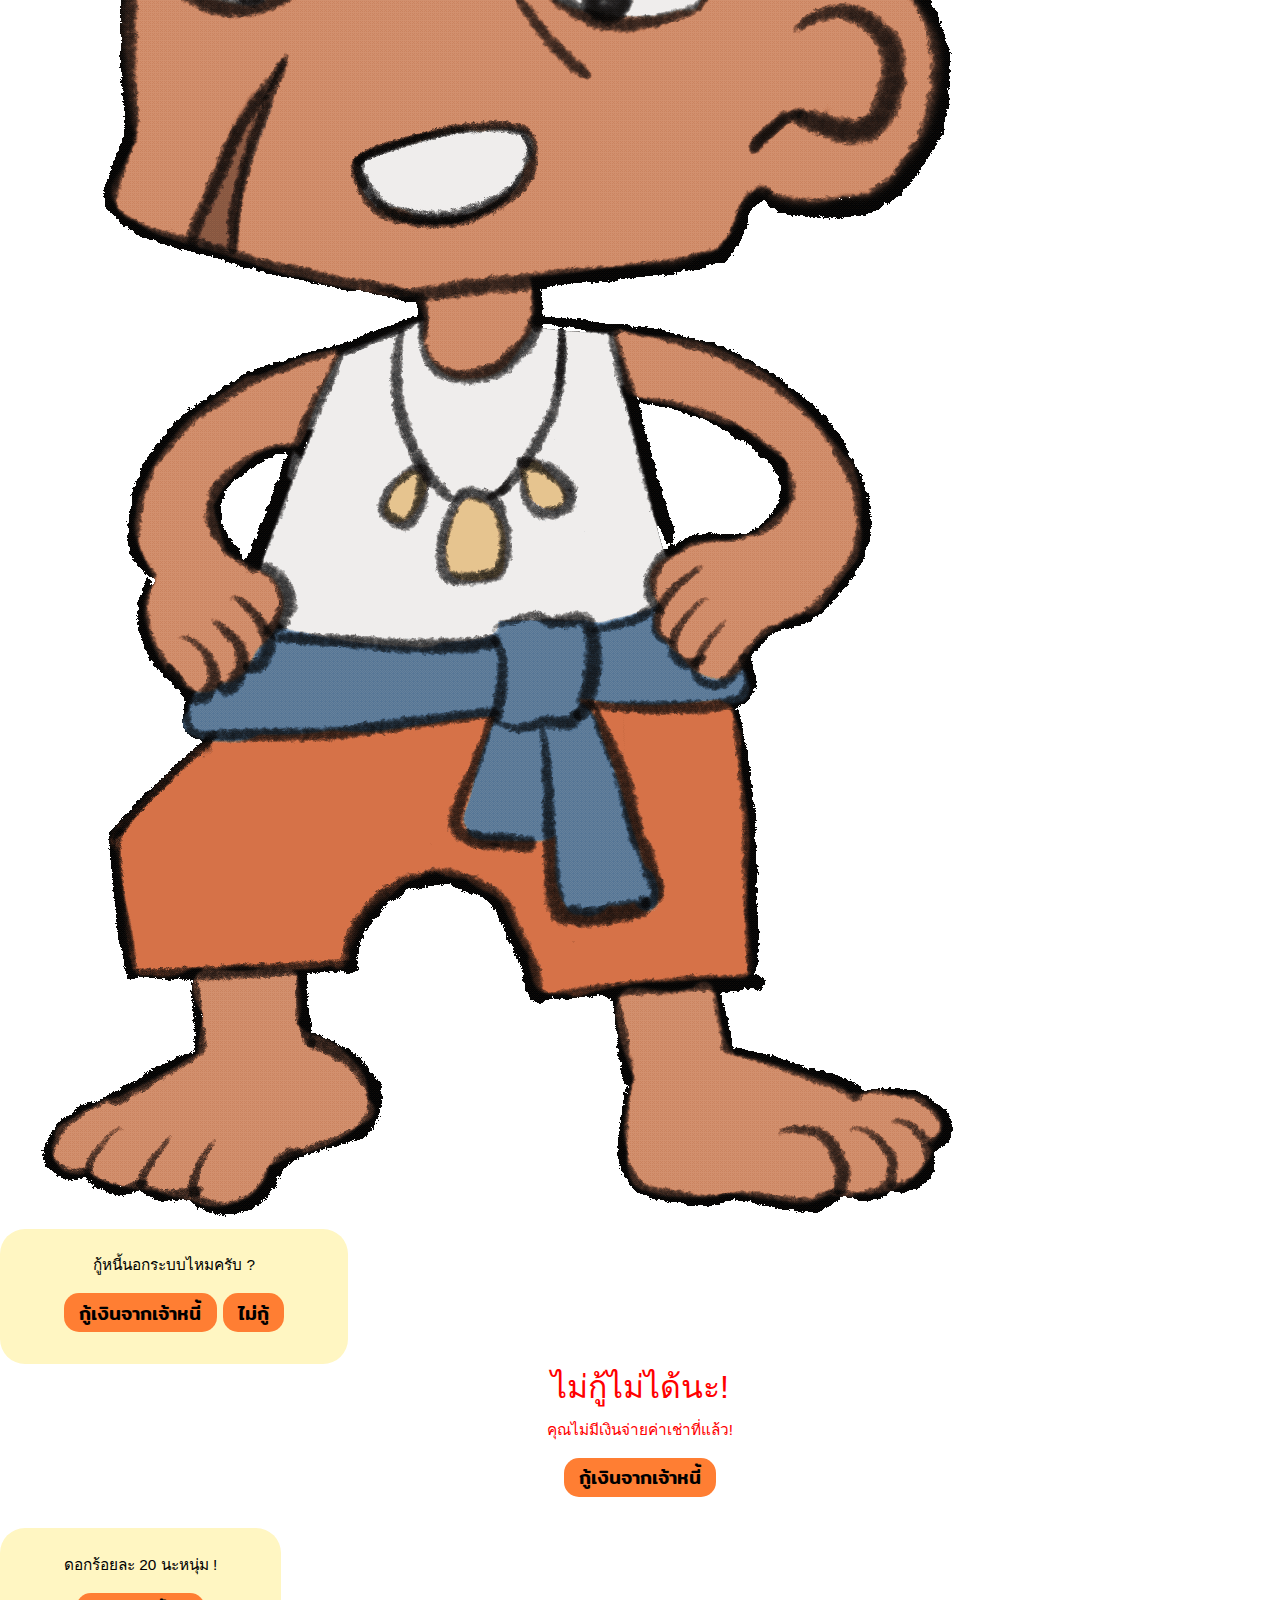
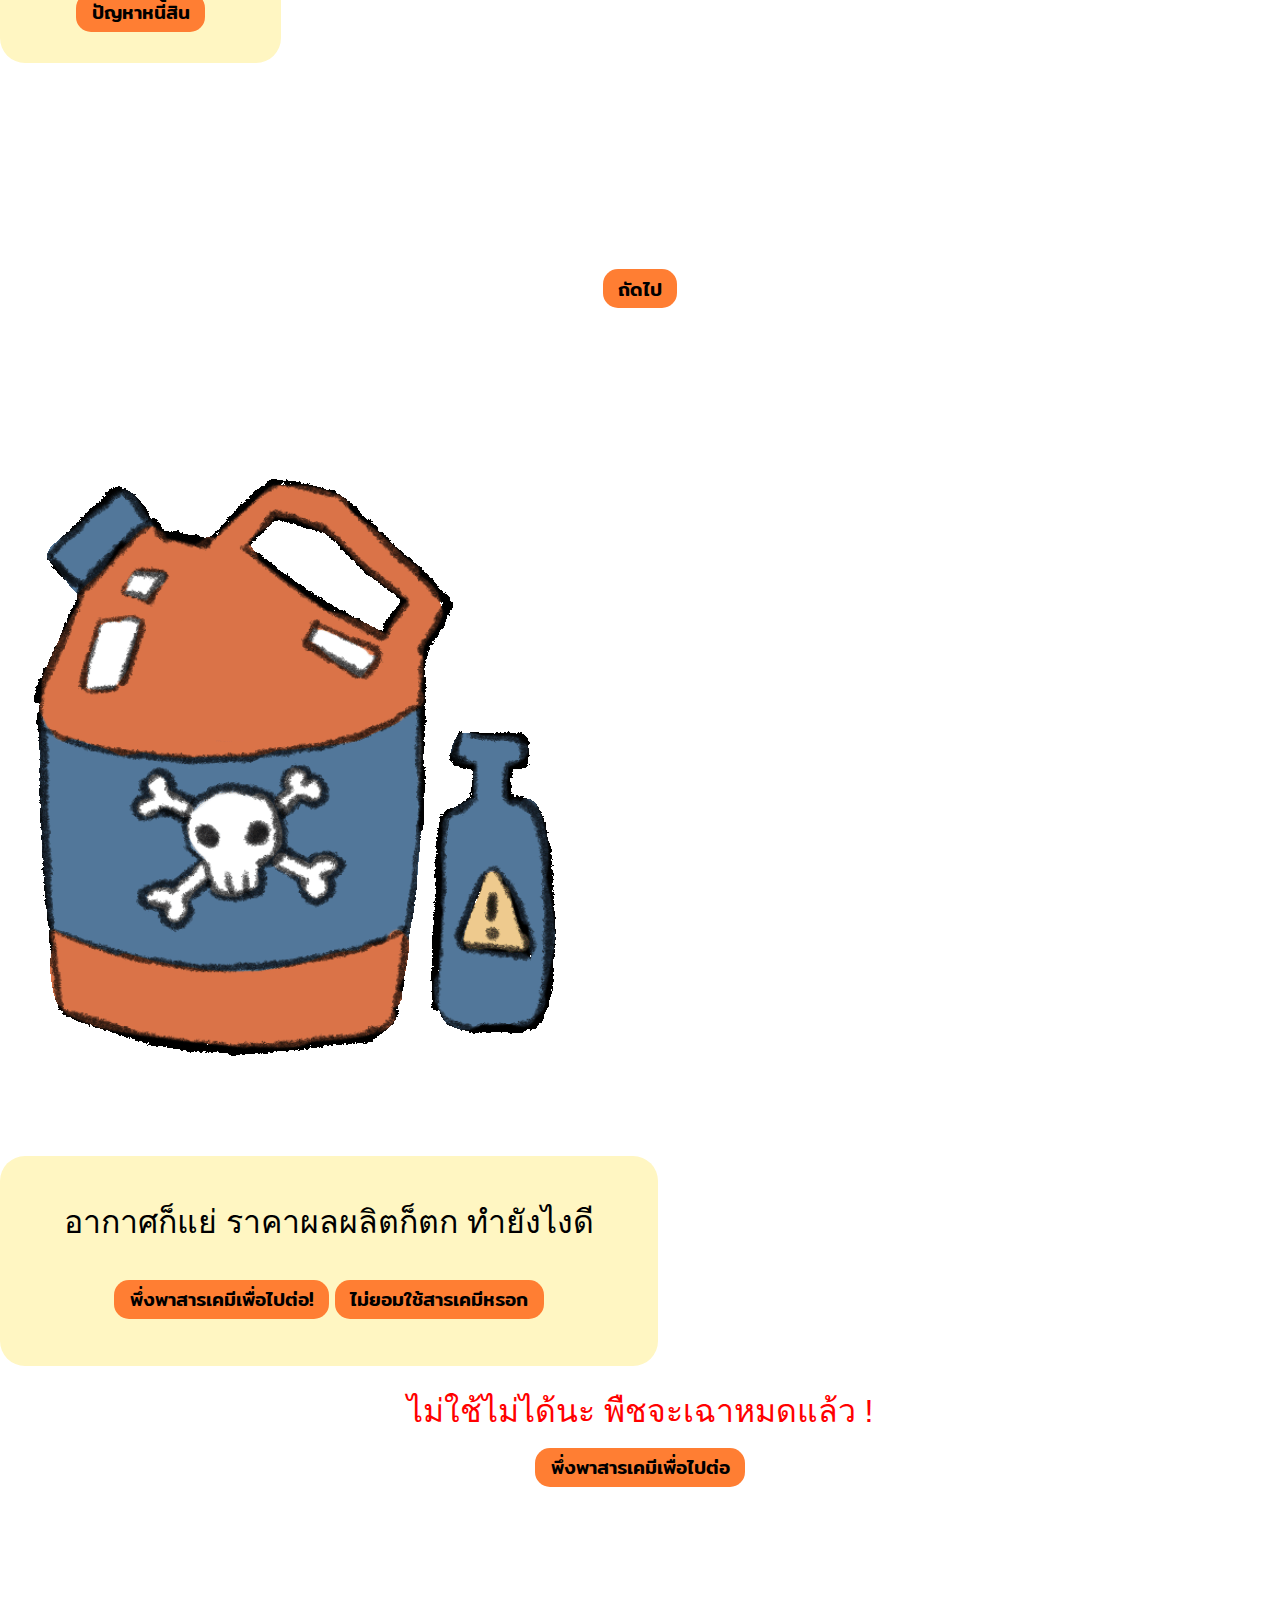
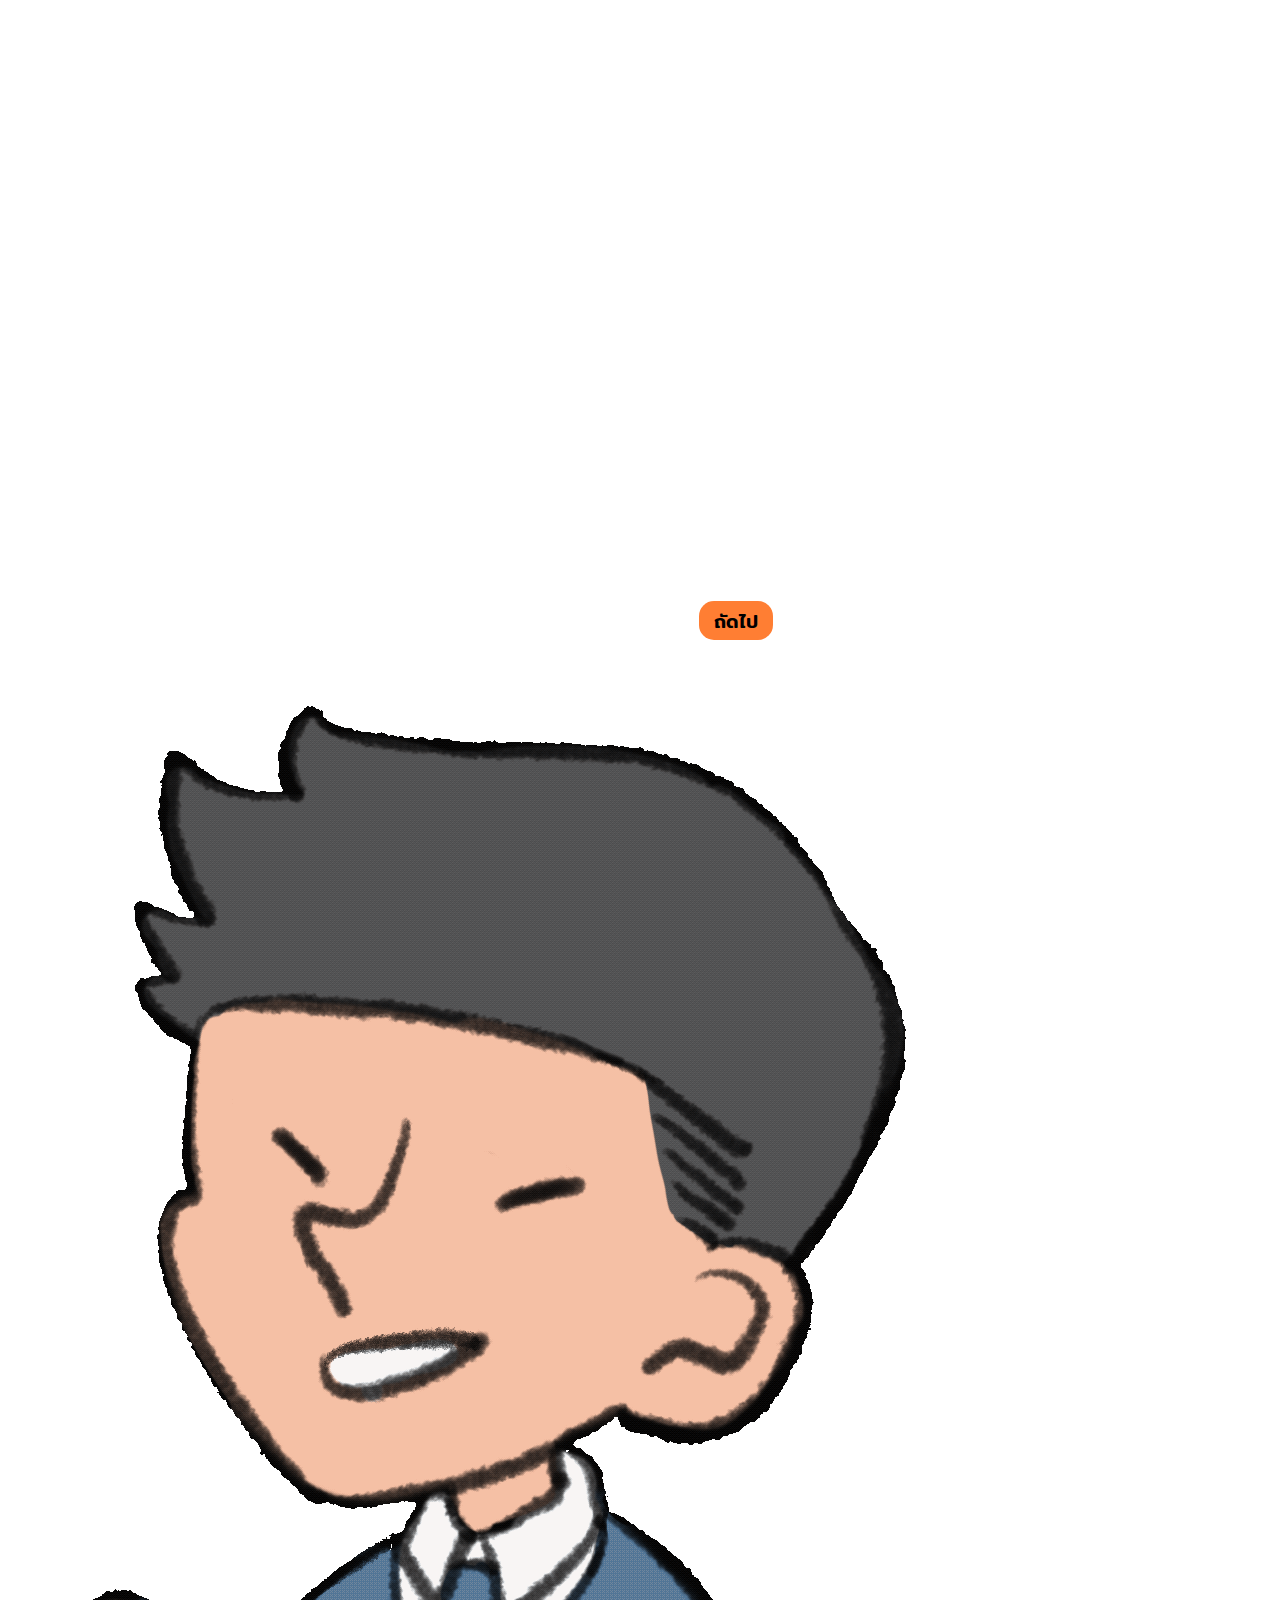
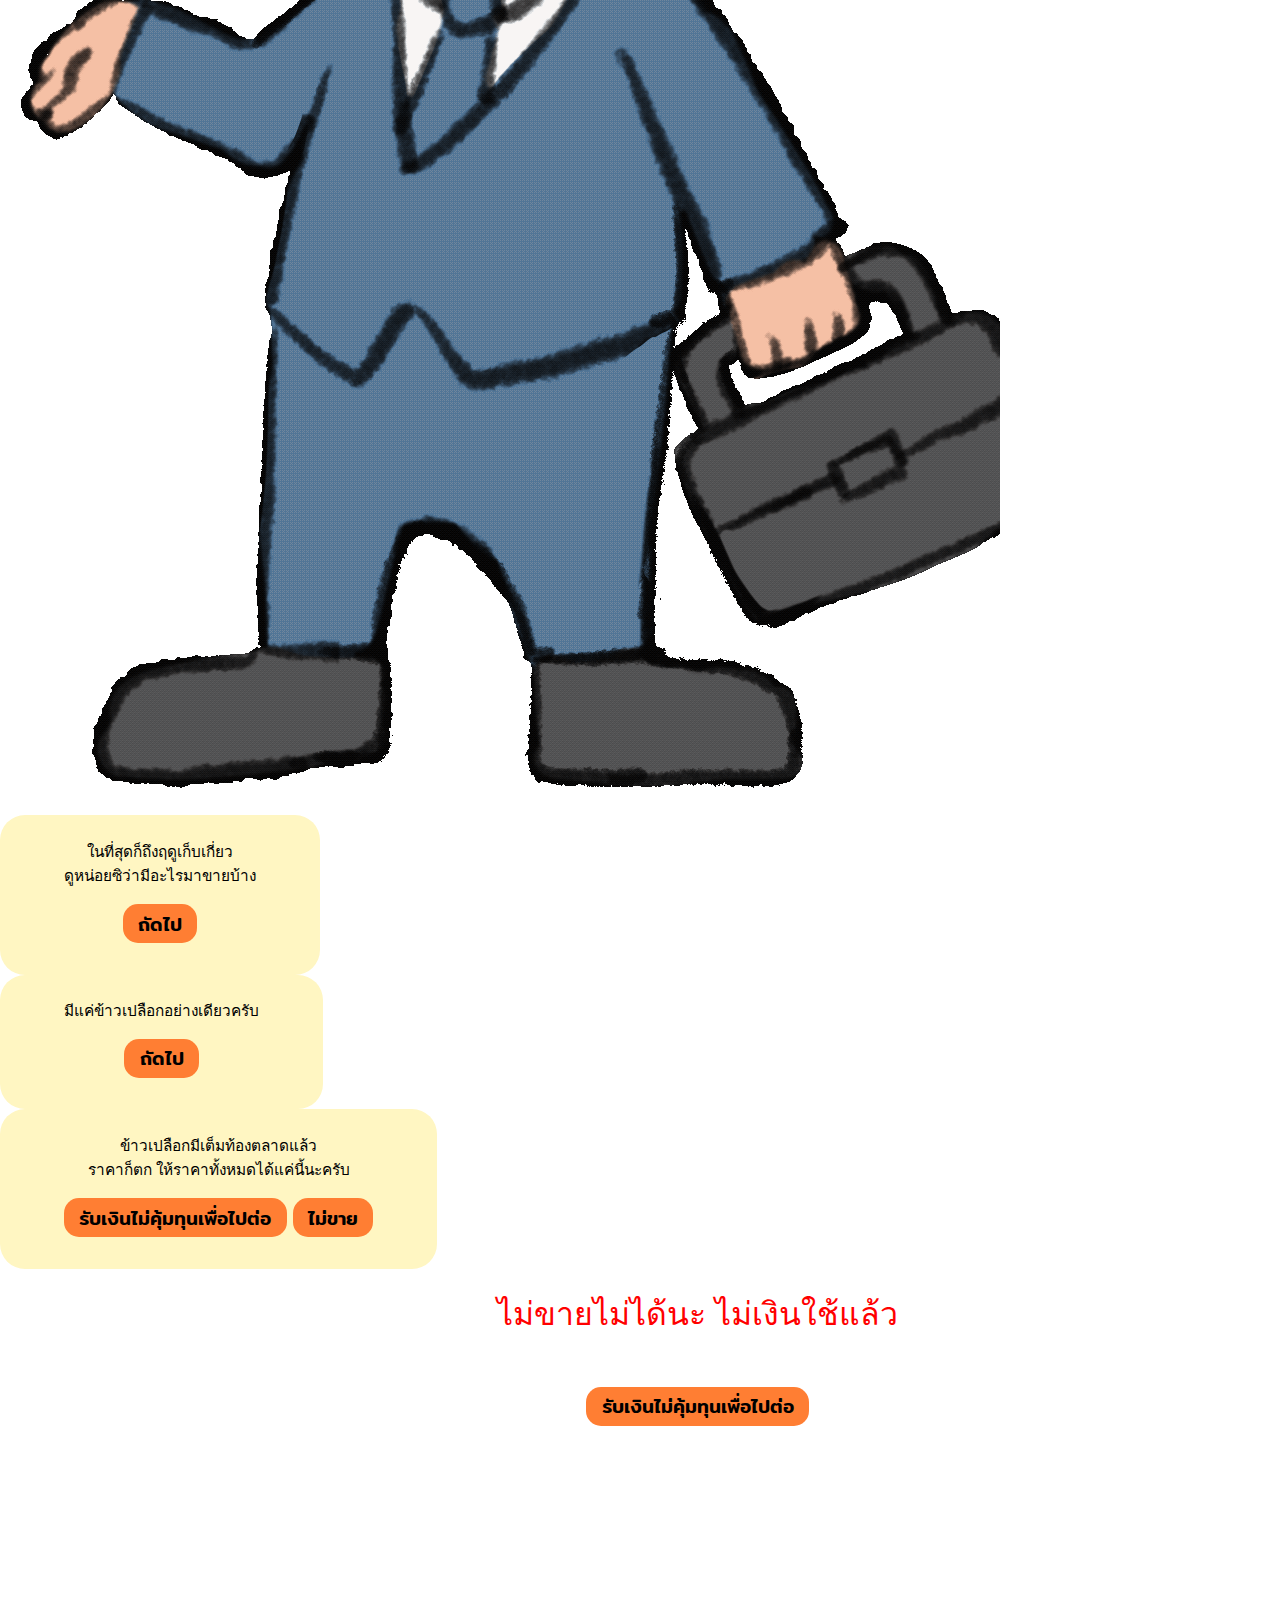
<file: minigame_test.html>
<!DOCTYPE html>
<html>

<head>
	<meta charset="utf-8">
	<meta name="viewport" content="width=device-width, initial-scale=1">
	<title>Mini Game</title>
	<link rel="stylesheet" type="text/css" href="style.css">

	<script src="https://code.jquery.com/jquery-3.4.1.js"></script>
	<script type="text/javascript" src="main.js"></script>
	<script src="https://cdnjs.cloudflare.com/ajax/libs/jquery/2.1.3/jquery.min.js"></script>

	<link rel="preconnect" href="https://fonts.googleapis.com">
	<link rel="preconnect" href="https://fonts.gstatic.com" crossorigin>
	<link
		href="https://fonts.googleapis.com/css2?family=IBM+Plex+Sans+Thai+Looped:wght@100;200;300;400;500;600;700&family=Mitr:wght@200;300;400;500;600;700&display=swap"
		rel="stylesheet">
</head>

<body>
	<!--rotate screen-->
	<div id="turn" style="margin-left: -10vw; margin-top: 25vh; width: 100vw; height: 50vh; text-align: center;">
		<img src="img/rotate.gif" style="height: auto; width: 50vw; "></img>
		<h3>Please rotate your device!</h3>
	</div>

	<div id="all">
		<!-- Game Elements move -->
		<div class="wrapper" id="wrapper">
			<!-- Farmer -->
			<div class="game-frame">
				<img id="farmer" src="img/farmer2.gif">
				<img id="farmer-stop" src="img/pause.png">
				<img id="farmer-fall" src="img/fall_farmer.gif">
				<img id="farmer-end" src="img/gif3.gif">
			</div>
			<div class="section">

			</div>
			<!-- Game Start -->
			<div class="section">
				<img class="box" id="sign" src="img/ที่ดินดีย์-1.gif">
				<div class="block-text text-center" id="sign-content" style="padding: 1vh 5vw">
					<p>ดูเหมือนว่าเราจะเจอปัญหาบางอย่างนะ ?</p>
					<button id="sign-btn" style="margin-bottom: 2.5vh">ถัดไป</button>
					<br>
				</div>
				<div class="block-text2 text-center" id="land-prob" style="padding: 1vh 5vw">
					<p>เกษตรกรส่วนใหญ่ไม่มีกรรมสิทธิ์ที่ดินทำกินเป็นของตนเอง
						ทำให้ไม่สามารถที่จะเข้าสู้ระบบทุนนิยมได้<br>
						สืบเนื่องมาจากปัญหาการกว้านซื้อที่ดินจากนายทุน และการใช้ที่ดินแบบผิดประเภท<br>
						ทำให้สูญเสียที่ดินที่เหมาะแก่การทำการเกษตรให้กับพวกโรงงานอุตสาหกรรม รีสอร์ท บ้านจัดสรร
						<br>หรือแม้กระทั่งการถูกปล่อยทิ้งร้างไว้อีกด้วย
					</p>
					<h5 style="display:inline;">90%</h5>
					<p style="display:inline;"> ของที่ดินทั้งหมดถูกครอบครองโดยคนเพียงแค่ </p>10% <br>
					<h5 style="display:inline;">75%</h5>
					<p style="display:inline;"> เป็นคนไทยที่ไม่มีโฉนดเป็นของตนเอง</p>
					<p>ในปัจจุบัน รัฐมีนโยบายเขตพัฒนาเศรษฐกิจซึ่งเปิดโอกาสให้กับนักลงทุนรายใหญ่
						<br>แต่กลับไม่มีเศรษฐกิจพิเศษสำหรับประชาชนเหล่านี้เลย
					</p>
					<button id="land-prob-btn" style="margin-bottom: 2.5vh">ถัดไป</button>
				</div>
				<div class="block-text text-center" id="speech1" style="padding: 1vh 5vw; margin-right: -8vw">
					<p style="font-size: 1.5vw;padding-bottom: 3vh;">เราก็เป็นแค่ชาวบ้านธรรมดา ทำงานหาเช้ากินค่ำ <br>
						ไม่มีเงินมากมายพอที่จะเอาไปเช่าที่ปีละเป็นแสนๆได้หรอก
					</p>
					<button id="next-loan-btn" style="margin-bottom: 2.5vh">หาแหล่งเงินกู้เพื่อไปต่อ</button><br>
				</div>
			</div>

			<!-- Gov Bank -->
			<div class="section">
				<img class="box" id="gov" src="img/gov-1.gif">
				<div class="block-text text-center" id="gov-content" style="padding: 1vh 5vw">
					<p>กู้เงินจากธนาคารรัฐไหมครับ ?</p>
					<button id="loan-yes" style="margin-bottom: 2.5vh">กู้เลย !</button>
					<button id="loan-no" style="margin-bottom: 2.5vh">ไม่กู้</button><br>
				</div>
				<div class="block-text2 text-center" id="loan-warning" style="padding: 1vh 5vw">
					<p style="margin: -1.2vh; color:red;font-size: 2.5vw;">ไม่ผ่าน!</p>
					<p style=" color:red;">คุณไม่มีหลักทรัพย์ เพื่อใช้ในการค้ำประกัน</p>
					<button id="warn-loan-no" style="margin-bottom: 2.5vh">ไม่กู้</button><br>
				</div>
			</div>

			<!-- Private Bank -->
			<div class="section">
				<img class="box" id="private" src="img/private-1.gif">
				<div class="block-text text-center" id="private-content" style="padding: 1vh 5vw">
					<p>กู้เงินธนาคารเอกชนไหมครับ ?</p>
					<button id="loan-yes2" style="margin-bottom: 2.5vh">กู้เลย !</button>
					<button id="loan-no2" style="margin-bottom: 2.5vh">ไม่กู้</button>
				</div>
				<div class="block-text2 text-center" id="loan-warning2" style="padding: 1vh 5vw">
					<p style="margin: -1.2vh; color:red;font-size: 2.5vw;">ไม่ผ่าน!</p>
					<p style=" color:red;">คุณไม่มีหลักทรัพย์ เพื่อใช้ในการค้ำประกัน</p>
					<button id="warn-loan-no2" style="margin-bottom: 2.5vh">ไม่กู้</button><br>
				</div>
			</div>

			<!-- Jaonee -->
			<div class="section">
				<img class="box" id="jaonee" src="img/jaonee.gif">
				<div class="block-text text-center" id="jaonee-content" style="padding: 1vh 5vw;">
					<p>กู้หนี้นอกระบบไหมครับ ?</p>
					<button id="jaonee-yes" style="margin-bottom: 2.5vh">กู้เงินจากเจ้าหนี้</button>
					<button id="jaonee-no" style="margin-bottom: 2.5vh">ไม่กู้</button>
				</div>
				<div class="block-text2 text-center" id="jaonee-warning" style="padding: 1vh 5vw">
					<p style="margin: -1.2vh; color:red;font-size: 2.5vw;">ไม่กู้ไม่ได้นะ!</p>
					<p style=" color:red;">คุณไม่มีเงินจ่ายค่าเช่าที่แล้ว!</p>
					<button id="warn-jaonee-yes" style="margin-bottom: 2.5vh">กู้เงินจากเจ้าหนี้</button>
				</div>
				<div class="block-text text-center" id="jaonee-content2" style="padding: 1vh 5vw">
					<p>ดอกร้อยละ 20 นะหนุ่ม !</p>
					<button id="jaonee-btn" style="margin-bottom: 2.5vh">ปัญหาหนี้สิน</button>
				</div>
				<div class="block-text2 text-left" id="lia-prob" style="padding: 1vh 5vw">
					<div class="text-left">
						<p>เกษตรกรที่ไม่มีที่ดินทำกินเป็นของตนเองจำเป็นที่จะต้องเช่าที่ดิน
							เมื่อเช่าที่ดินก็ต้องใช้เงินกู้
							<br>แต่เกษตรกรไม่มีหลักทรัพย์มากพอจะไปทำการกู้เงินกับธนาคารรัฐหรือธนาคารเอกชนได้
							<br>ทำให้เกษตรกรส่วนใหญ่ตัดสินใจที่จะกู้เงินนอกระบบเพราะไม่สามารถหาแหล่งเงินทุนที่ถูกกฏหมายได้
						</p>
						<p style="display:inline;
			   ">เกษตรกรไทยมีรายได้เฉลี่ยต่อหัว 57,000 บาทต่อปี <br>
							เฉลี่ยเดือนหนึ่งไม่ถึง 4,000 กว่าบาท
							<br>กว่า 40 %
						</p>
						<h5 style="display:inline;
			   ">มีหนี้สินมากกว่า 2 เท่าครึ่งของรายได้</h5>
					</div>
					<div class="text-center" style="padding: 1vh 5vw">
						<button id="jaonee-next" style="margin-bottom: 2.5vh">ถัดไป</button>
					</div>
				</div>
			</div>

			<div class="section">
				<img class="box" id="chemi" src="img/chemi.gif">
				<div class="block-text text-center" id="chemi-choice" style="padding: 1vh 5vw">
					<p style="font-size: 2.5vw;">อากาศก็แย่ ราคาผลผลิตก็ตก ทำยังไงดี</p>
					<button id="chemi-yes" style="margin-bottom: 2.5vh;">พึ่งพาสารเคมีเพื่อไปต่อ!</button>
					<button id="chemi-no" style="margin-bottom: 2.5vh;">ไม่ยอมใช้สารเคมีหรอก</button>
					<p></p>
				</div>
				<div class="block-text2 text-center" id="chemi-warning" style="padding: 1vh 5vw">
					<p style="margin: 1.2vh; color:red;font-size: 2.5vw">ไม่ใช้ไม่ได้นะ พืชจะเฉาหมดแล้ว !</p>
					<button id="warn-chemi-yes" style="margin-bottom: 2.5vh">พึ่งพาสารเคมีเพื่อไปต่อ</button>
				</div>
				<div class="block-text2 text-left" id="chemi-prob" style="padding: 1vh 5vw; margin-right: -15vw">
					<p style="margin:auto;">&nbsp</p>
					<h4>ปัญหาสารเคมี</h4>
					<p>เกษตรกรเป็นอาชีพที่ต้องพึ่งพาดิน ฟ้า อากาศและราคาตลาดโลก
						ทำให้เกษตรกรไม่สามารถกำหนดราคาผลผลิตได้ด้วย<br>
						เมื่อเกษตรกรติดอยู่ในวงจรหนี้สิน
						สิ่งที่จะจดจ่อก็คือการรีบใช้หนี้จึงต้องรีบผลิตผลผลิตให้ได้มากที่สุด ทำให้ต้องปลูกพืชเชิง <br>
						เดี่ยวซ้ำๆ ไม่กล้าที่จะลองเสี่ยงปลูกพืชใหม่ๆ มักจะมองหาวิธีที่รวดเร็วและถูกที่สุด
						เพราะมีต้นทุนที่สูงจากการเช่าที่ดินและ<br>
						ดอกเบี้ยจากการกู้เงิน
					</p>
					<h5 style="display:inline;">เพราะสารเคมีนั้นช่วยให้</h5><br>
					<li>ได้ผลผลิตปริมาณมากในเวลาอันสั้น</li>
					<li>รู้จำนวนและคุณภาพของผลผลิตที่แน่นอน</li>
					<p>เมื่อเกษตรกรติดลูป จึงทำให้ผลผลิตแบบเดียวกันล้นตลาด เกิดเป็นปัจจัยให้เกิดการกดดัน<br>ราคา
						สินค้าก็จะราคาถูกลงมากกว่าที่ควรจะได้ กลายเป็นว่า</p>
					<h4>เกษตรกรไทยมีต้นทุนการผลิตที่สูง แต่รายได้ต่ำ</h4>
					<div class="text-center" style="padding: 1vh 5vw">
						<button id="chemi-next">ถัดไป</button>
					</div>
				</div>
			</div>

			<div class="section">
				<img class="box" id="naitoon" src="img/naitoon.gif">
				<div class="block-text text-center" id="naitoon-conver1" style="padding: 1vh 5vw">
					<p>ในที่สุดก็ถึงฤดูเก็บเกี่ยว <br>ดูหน่อยซิว่ามีอะไรมาขายบ้าง</p>
					<button id="naitoon-conver1-next" style="margin-bottom: 2.5vh">ถัดไป</button>
				</div>
				<div class="block-text text-center" id="naitoon-conver2" style="padding: 1vh 5vw">
					<p>มีแค่ข้าวเปลือกอย่างเดียวครับ</p>
					<button id="naitoon-conver2-next" style="margin-bottom: 2.5vh">ถัดไป</button>
				</div>
				<div class="block-text text-center" id="naitoon-choice" style="padding: 1vh 5vw">
					<p>ข้าวเปลือกมีเต็มท้องตลาดแล้ว<br>ราคาก็ตก ให้ราคาทั้งหมดได้แค่นี้นะครับ</p>
					<button id="naitoon-yes" style="margin-bottom: 2.5vh">รับเงินไม่คุ้มทุนเพื่อไปต่อ</button>
					<button id="naitoon-no" style="margin-bottom: 2.5vh">ไม่ขาย</button>
				</div>
				<div class="block-text2 text-center" id="naitoon-warning" style="padding: 1vh 5vw;margin-right: -9vw;">
					<p style="margin: 1.2vh; color:red;font-size: 2.5vw;padding-bottom: 4vh;">ไม่ขายไม่ได้นะ
						ไม่เงินใช้แล้ว</p>
					<button id="warn-naitoon-yes" style="margin-bottom: 2.5vh">รับเงินไม่คุ้มทุนเพื่อไปต่อ</button>
				</div>
				<div class="block-text2 text-center" id="naitoon-prob" style="padding: 1vh 5vw;margin-right: -13vw">
					<h5 style="display:inline;">ปัญหานวัตกรรม</h5>
					<p>เนื่องจากปัญหาต่างๆก่อนหน้านี้ ทำให้เกษตรกรไทยมีต้นทุนการผลิตที่สูงแต่รายได้ต่ำ จึงเป็น<br>
						เหตุให้ไม่มีเงินทุนในการแปรรูปสินค้าหรือคิดค้นหานวัตกรรมทางการเกษตรใหม่ๆมาปรับใช้ เพื่อ<br>
						ทำให้สินค้าทางการเกษตรนั้นกลายเป็นสินค้านวัตกรรม </p>
					<p>ในปัจจุบัน เกษตรกรพึ่งพาพ่อค้าคนกลางในกระบวนการแปรรูป และอาศัยความรู้ทางการตลาดใน<br>
						การเปิดช่องทางการจำหน่าย เกษตรกรไม่สามารถปลูกเอง ผลิตเอง แปรรูป
						และจัดจำหน่ายอย่าง<br>เป็นระบบเองได้</p>
					<div class="text-center" style="padding: 1vh 5vw">
						<button id="naitoon-next" style="margin-bottom: 2.5vh">ถัดไป</button>
					</div>
				</div>
			</div>
			<div class="section">

			</div>

		</div>





		<!-- Content 
	<div class="content">
		
	</div>
	-->


		<div id="post">
			Collision is <span id="yyy"></span>
			farmer is <span id="farm"></span>
			farmer2 is <span id="farm2"></span>
		</div>

	</div>

</body>

<script type="text/javascript">
	let cur = 0;
	const o1 = document.querySelector("#farmer");
	const o2 = document.querySelector("#sign");
	const o3 = document.querySelector("#gov");
	const o4 = document.querySelector("#private");
	const o5 = document.getElementById("jaonee");
	const o6 = document.getElementById("chemi");
	const o7 = document.getElementById("naitoon");

	const character = document.querySelector("#farmer")
	const characterStop = document.querySelector("#farmer-stop")
	const characterFall = document.querySelector("#farmer-fall")
	const characterEnd = document.querySelector("#farmer-end")

	const signContent = document.querySelector("#sign-content");
	const signBtn = document.querySelector("#sign-btn");
	const landProb = document.querySelector("#land-prob");
	const landProbBtn = document.querySelector("#land-prob-btn");
	const speech1 = document.querySelector("#speech1");
	const nextLoanBtn = document.querySelector("#next-loan-btn");

	const govContent = document.querySelector("#gov-content");
	const yesLoanBtn = document.querySelector("#loan-yes");
	const noLoanBtn = document.querySelector("#loan-no");
	const noWarnLoanBtn = document.querySelector("#warn-loan-no");
	const loanWarning = document.querySelector("#loan-warning");
	const privateContent = document.querySelector("#private-content");
	const yesLoanBtn2 = document.querySelector("#loan-yes2");
	const noLoanBtn2 = document.querySelector("#loan-no2");
	const loanWarning2 = document.querySelector("#loan-warning2");
	const noWarnLoanBtn2 = document.querySelector("#warn-loan-no2");

	const jaoneeContent = document.querySelector("#jaonee-content");
	const jaoneeBtn = document.querySelector("#jaonee-btn");
	const liaProb = document.querySelector("#lia-prob");
	const jaoneeContent2 = document.querySelector("#jaonee-content2");
	const jaoneeChoice = document.querySelector("#jaonee-choice");
	const yesJaoneeBtn = document.querySelector("#jaonee-yes");
	const noJaoneeBtn = document.querySelector("#jaonee-no");
	const jaoneeWarning = document.querySelector("#jaonee-warning");
	const yesWarnJaoneeBtn = document.querySelector("#warn-jaonee-yes");
	const nextJaoneeBtn = document.querySelector("#jaonee-next");

	const chemiChoice = document.querySelector("#chemi-choice");
	const chemiYesBtn = document.querySelector("#chemi-yes");
	const chemiNoBtn = document.querySelector("#chemi-no");
	const chemiWarn = document.querySelector("#chemi-warning");
	const chemiWarnYesBtn = document.querySelector("#warn-chemi-yes");
	const chemiProb = document.querySelector("#chemi-prob");
	const chemiNextBtn = document.querySelector("#chemi-next");

	const naitoonConver1 = document.querySelector("#naitoon-conver1");
	const naitoonConverBtn1 = document.querySelector("#naitoon-conver1-next");
	const naitoonConver2 = document.querySelector("#naitoon-conver2");
	const naitoonConverBtn2 = document.querySelector("#naitoon-conver2-next");
	const naitoonChoice = document.querySelector("#naitoon-choice");
	const naitoonYesBtn = document.querySelector("#naitoon-yes");
	const naitoonNoBtn = document.querySelector("#naitoon-no");
	const naitoonWarn = document.querySelector("#naitoon-warning");
	const naitoonWarnYesBtn = document.querySelector("#warn-naitoon-yes");
	const naitoonProb = document.querySelector("#naitoon-prob");
	const naitoonNextBtn = document.querySelector("#naitoon-next");

	document.addEventListener('scroll', checkPortrait);
	document.addEventListener('scroll', update);
	update();
	signBtn.addEventListener("click", readLandProb);
	landProbBtn.addEventListener("click", goToSpeech1);
	nextLoanBtn.addEventListener("click", goToStateBank);
	yesLoanBtn.addEventListener("click", goToYesLoan);
	noLoanBtn.addEventListener("click", goToNoLoan);
	noWarnLoanBtn.addEventListener("click", goToNoWarnLoan);
	noWarnLoanBtn2.addEventListener("click", goToNoWarnLoan2);
	yesLoanBtn2.addEventListener("click", goToYesLoan2);
	noLoanBtn2.addEventListener("click", goToNoLoan2);

	jaoneeBtn.addEventListener("click", readLiaProb);
	yesJaoneeBtn.addEventListener("click", goToYesJaonee);
	noJaoneeBtn.addEventListener("click", goToNoJaonee);
	yesWarnJaoneeBtn.addEventListener("click", goTojaoneeContent2);
	nextJaoneeBtn.addEventListener("click", goToChemi);

	chemiYesBtn.addEventListener("click", goToChemiProb);
	chemiNoBtn.addEventListener("click", goToChemiWarn);
	chemiWarnYesBtn.addEventListener("click", goToChemiProb2);
	chemiNextBtn.addEventListener("click", goToNaitoon);

	naitoonConverBtn1.addEventListener("click", goToConver2);
	naitoonConverBtn2.addEventListener("click", goToNaitoonChoice);
	naitoonYesBtn.addEventListener("click", goToNaitoonProb);
	naitoonNoBtn.addEventListener("click", goToNaitoonWarn);
	naitoonWarnYesBtn.addEventListener("click", goToNaitoonProb2);
	naitoonNextBtn.addEventListener("click", goToTheEnd);

	// var re1 = o1.getBoundingClientRect();
	// 	var smas1x = re1.right;
	// 	var re2 = o2.getBoundingClientRect();
	// 	var smas2x = re2.right;
	// 	var si = re2.width;
	// 	document.querySelector("#farm1").innerText = smas1x+si;
	// 	document.querySelector("#farm2").innerText = smas2x;

	function isSmash(obj1, obj2) {
		var rect1 = obj1.getBoundingClientRect();
		var smash1x = rect1.right;
		var rect2 = obj2.getBoundingClientRect();
		var smash2x = rect2.left;
		var size = rect2.width;
		if ((size + smash1x) >= smash2x && smash2x > smash1x) {
			return 1;
		} else {
			return 0;
		}
	}

	function enableScroll() {
		window.onscroll = function () { }
		character.style.display = "block";
		characterStop.style.display = "none";
	}

	// function update() {
	// 	const s2 = isSmash(o1, o2);
	// 	const s3 = isSmash(o1, o3);
	// 	const s4 = isSmash(o1, o4);
	// 	const s5 = isSmash(o1, o5);

	// 	if (s2 == 1) {
	// 		document.querySelector("#yyy").innerText = " Sign";
	// 		disableScroll();
	// 	} else if (s3 == 1) {
	// 		document.querySelector("#yyy").innerText = " Gov";
	// 		disableScroll();
	// 	} else if (s4 == 1) {
	// 		document.querySelector("#yyy").innerText = " Private";
	// 		disableScroll();
	// 	} else if (s5 == 1) {
	// 		document.querySelector("#yyy").innerText = " Jaonee";
	// 		disableScroll();
	// 	} else {
	// 		document.querySelector("#yyy").innerText = " - ";
	// 	}
	// }
	function update() {
		var rect1 = o1.getBoundingClientRect();
		var rect2 = o2.getBoundingClientRect();
		var rect3 = o3.getBoundingClientRect();
		var rect4 = o4.getBoundingClientRect();
		var rect5 = o5.getBoundingClientRect();
		var rect6 = o6.getBoundingClientRect();
		var rect7 = o7.getBoundingClientRect();
		var smash1x = rect1.right;
		var smash2x = rect2.left;
		var smash3x = rect3.left;
		var smash4x = rect4.left;
		var smash5x = rect5.left;
		var smash6x = rect6.left;
		var smash7x = rect7.left;
		console.log("1. " + smash1x);
		console.log("2. " + smash2x);
		console.log("3. " + smash3x);
		console.log("4. " + smash4x);
		console.log("5. " + smash5x);
		console.log("6. " + smash5x);
		console.log("7. " + smash5x);
		var check = [smash2x, smash3x, smash4x, smash5x, smash6x, smash7x];

		if (smash1x > check[cur]) {
			disableScroll();
			character.style.display = "none";
			characterStop.style.display = "block";
			cur++;
			console.log(cur);

		}

	}


	function checkPortrait() {
		if (window.matchMedia("(orientation: portrait)").matches) {
			window.scrollTo(0, 0);
		}

	}

	function readLandProb() {
		signContent.style.display = "none";
		landProb.style.display = "block";

	}

	function goToSpeech1() {
		landProb.style.display = "none";
		speech1.style.display = "block";

	}

	function goToStateBank() {
		speech1.style.display = "none";
		enableScroll();
	}


	/* Loan */
	function goToYesLoan() {
		govContent.style.display = "none";
		loanWarning.style.display = "block";

	}

	function goToNoLoan() {
		govContent.style.display = "none";
		enableScroll();
	}

	function goToNoWarnLoan() {
		loanWarning.style.display = "none";
		enableScroll();
	}

	function goToYesLoan2() {
		privateContent.style.display = "none";
		loanWarning2.style.display = "block";
	}

	function goToNoLoan2() {
		privateContent.style.display = "none";
		enableScroll();
	}

	function goToNoWarnLoan2() {
		loanWarning2.style.display = "none";
		enableScroll();
	}

	/*Lia*/


	function goTojaoneeChoice() {
		jaoneeContent2.style.display = "none";
		jaoneeChoice.style.display = "block";

	}

	function goToYesJaonee() {
		jaoneeContent.style.display = "none";
		jaoneeContent2.style.display = "block";
	}

	function goToNoJaonee() {
		jaoneeContent.style.display = "none";
		jaoneeWarning.style.display = "block";

	}

	function readLiaProb() {
		jaoneeContent2.style.display = "none";
		liaProb.style.display = "block";
	}

	function goTojaoneeContent2() {
		jaoneeWarning.style.display = "none";
		jaoneeContent2.style.display = "block";
	}

	function goToChemi() {
		liaProb.style.display = "none";
		enableScroll();
	}

	/* Chemi */

	function goToChemiProb() {
		chemiChoice.style.display = "none";
		chemiProb.style.display = "block";
	}

	function goToChemiWarn() {
		chemiChoice.style.display = "none";
		chemiWarn.style.display = "block";
	}

	function goToChemiProb2() {
		chemiWarn.style.display = "none";
		chemiProb.style.display = "block";
	}

	function goToNaitoon() {
		chemiProb.style.display = "none";
		enableScroll();
	}

	/* Naitoon */
	function goToConver2() {
		naitoonConver1.style.display = "none";
		naitoonConver2.style.display = "block";
	}

	function goToNaitoonChoice() {
		naitoonConver2.style.display = "none";
		naitoonChoice.style.display = "block";
	}

	function goToNaitoonProb() {
		naitoonChoice.style.display = "none";
		naitoonProb.style.display = "block";
	}

	function goToNaitoonWarn() {
		naitoonChoice.style.display = "none";
		naitoonWarn.style.display = "block";
	}

	function goToNaitoonProb2() {
		naitoonWarn.style.display = "none";
		naitoonProb.style.display = "block";
	}

	function goToTheEnd() {
		naitoonProb.style.display = "none";
		enableScroll();
	}

</script>

</html>
</file>
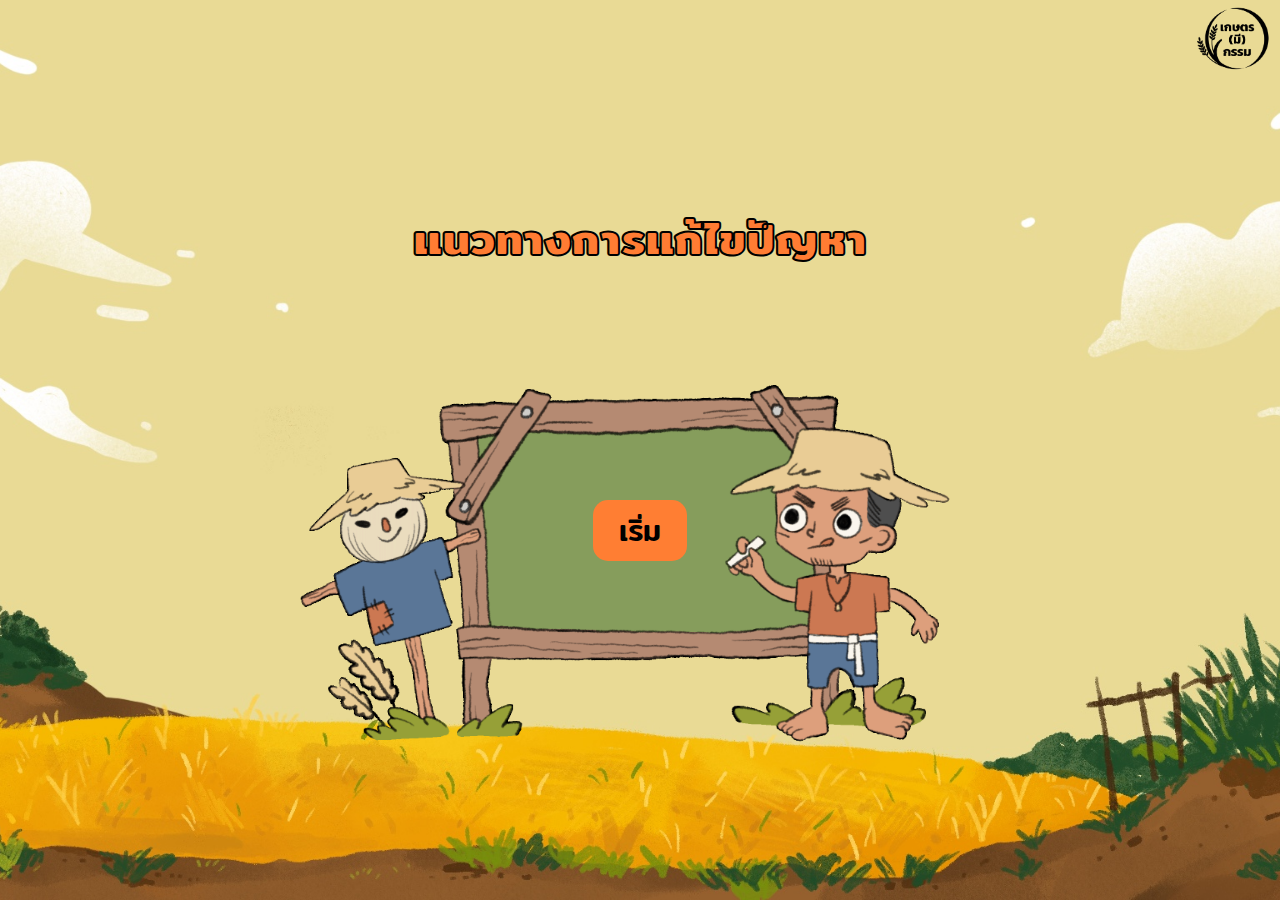
<file: pre-solve.html>
<html lang="en">
  <head>
    <meta charset="UTF-8" name="viewport" content="width=device-width, initial-scale=1.0"/>
    <meta http-equiv="X-UA-Compatible" content="IE=edge" />
    <meta name="viewport" content="width=device-width, initial-scale=1.0" />
    <title>เกษตร(มี)กรรม</title>
    <link rel="stylesheet" media="screen and (min-width: 900px)" type="text/css" href="widestyle.css" />
    <link rel="stylesheet" media="screen and (max-width: 900px)" type="text/css" href="smallstyle.css" />
    <link rel="preconnect" href="https://fonts.googleapis.com" />
    <link rel="preconnect" href="https://fonts.gstatic.com" crossorigin />
    <link
      href="https://fonts.googleapis.com/css2?family=Bai+Jamjuree:ital,wght@0,300;0,400;0,500;0,600;0,700;1,200;1,300;1,400;1,500;1,600;1,700&family=Mitr:wght@200;300;400;500;600;700&display=swap"
      rel="stylesheet"
    />
    <script src="https://cdnjs.cloudflare.com/ajax/libs/jquery/2.1.3/jquery.min.js"></script>
  </head>
  <body>
    <!-- start pre-solve page -->
    <div
      class="fullscreen pre-solve-bg flex-center "
      style="flex-direction: column"
    >
    <a href="index.html" >
      <img
        src="img/logoเกษตร-01 1.png"
        alt="" class="p-logo hide"
      /></a>

      <div class="text-wrap"  id="preSolve">
        <h4 class="pre-solve-title mp-0">แนวทางการแก้ไขปัญหา</h4>
      </div>
      
      <div class="flex-center" style="flex-direction: column">
        <img
          class="mp-0 p-relative pre-solve-img"
          src="img/solve.gif"
        />
        <button
          class="index pre-solve-btn"
          onclick="document.location='solve.html'"
        >
          เริ่ม
        </button>
      </div>
    </div>
    <!-- end pre-solve page -->
  </body>
</html>
</file>
<file: widestyle.css>
body {
  font-family: "Mitr", sans-serif;
  color: white;
  margin: 0;
  padding: 0;
  overflow-x: hidden;
}
h1 {
  font-size: 9vw;
}
h2 {
  font-size: 8vw;
}
h3 {
  font-size: 6vw;
}
h4 {
  font-size: 3.5vw;
}
h5{
  font-size: 2.3vw;
  line-height: 100%;
}
p {
  font-family: "Bai Jamjuree", sans-serif;
  font-weight: 500;
  line-height: 160%;
  font-size: 1.2vw;
}
button {
  height: fit-content;
  width: fit-content;
  color: black;
  background: hsla(22, 100%, 60%, 1);
  border-radius: 15px;
  padding: 0.5vh 1.2vw;
  border: none;
  font-size: 1.5vw;
  font-weight: 500;
  font-family: "Mitr", sans-serif;
  cursor: pointer;
}
.flex-center {
  display: flex;
  justify-content: center;
  align-items: center;
  text-align: center;
}

.flex-center-bottom {
  display: flex;
  justify-content: center;
  align-items:flex-end;
  text-align: center;
}

.container {
  max-width: 1920px;
  margin: 0;
  padding: 0;
  scroll-snap-type: y mandatory;
}

.fullscreen {
  width: 100%;
  height: 100vh;
  scroll-snap-align: start;
  overflow: hidden;
}

.grid-parent,
.column-12 {
  display: grid;
  grid-template-columns: repeat(12, 1fr);
  grid-gap: 0.75rem;
}
.column-1 {
  grid-template-columns: repeat(1, 1fr);
}
.column-2 {
  grid-template-columns: repeat(2, 1fr);
}
.column-3 {
  grid-template-columns: repeat(3, 1fr);
}
.column-4 {
  grid-template-columns: repeat(4, 1fr);
}
.column-5 {
  grid-template-columns: repeat(5, 1fr);
}
.column-6 {
  grid-template-columns: repeat(6, 1fr);
}
.column-7 {
  grid-template-columns: repeat(7, 1fr);
}
.column-8 {
  grid-template-columns: repeat(8, 1fr);
}
.column-9 {
  grid-template-columns: repeat(9, 1fr);
}
.column-10 {
  grid-template-columns: repeat(10, 1fr);
}
.column-11 {
  grid-template-columns: repeat(11, 1fr);
}
/*   ตัว Grid ลูก */
.grid-parent > div {
}
.grid-parent > div.span-1 {
  grid-column: span 1;
}
.grid-parent > div.span-2 {
  grid-column: span 2;
}
.grid-parent > div.span-3 {
  grid-column: span 3;
}
.grid-parent > div.span-4 {
  grid-column: span 4;
}
.grid-parent > div.span-5 {
  grid-column: span 5;
}
.grid-parent > div.span-6 {
  grid-column: span 6;
}
.grid-parent > div.span-7 {
  grid-column: span 7;
}
.grid-parent > div.span-8 {
  grid-column: span 8;
}
.grid-parent > div.span-9 {
  grid-column: span 9;
}
.grid-parent > div.span-10 {
  grid-column: span 10;
}
.grid-parent > div.span-11 {
  grid-column: span 11;
}
.grid-parent > div.span-12 {
  grid-column: span 12;
}
/* สำคัญ เรื่องการจัดเบรกพอยท์หน้าจอ*/
/* iPad แนวนอน*/
@media (max-width: 1024px) {
  /* สร้างสำหรับ Mobile */
}
/* iPad แนวตั้ง หรือ มือถือลงไป*/
@media (max-width: 768px) {
  /* สร้างสำหรับ Mobile */
  .mob-column-12 {
    display: grid;
    grid-template-columns: repeat(12, 1fr);
    grid-gap: 0.75rem;
  }
  .mob-column-1 {
    grid-template-columns: repeat(1, 1fr);
  }
  .mob-column-2 {
    grid-template-columns: repeat(2, 1fr);
  }
  .mob-column-3 {
    grid-template-columns: repeat(3, 1fr);
  }
  .mob-column-4 {
    grid-template-columns: repeat(4, 1fr);
  }
  .mob-column-5 {
    grid-template-columns: repeat(5, 1fr);
  }
  .mob-column-6 {
    grid-template-columns: repeat(6, 1fr);
  }
  .mob-column-7 {
    grid-template-columns: repeat(7, 1fr);
  }
  .mob-column-8 {
    grid-template-columns: repeat(8, 1fr);
  }
  .mob-column-9 {
    grid-template-columns: repeat(9, 1fr);
  }
  .mob-column-10 {
    grid-template-columns: repeat(10, 1fr);
  }
  .mob-column-11 {
    grid-template-columns: repeat(11, 1fr);
  }
  /*   ตัว Grid ลูก */
  .grid-parent > div.mob-span-1 {
    grid-column: span 1;
  }
  .grid-parent > div.mob-span-2 {
    grid-column: span 2;
  }
  .grid-parent > div.mob-span-3 {
    grid-column: span 3;
  }
  .grid-parent > div.mob-span-4 {
    grid-column: span 4;
  }
  .grid-parent > div.mob-span-5 {
    grid-column: span 5;
  }
  .grid-parent > div.mob-span-6 {
    grid-column: span 6;
  }
  .grid-parent > div.mob-span-7 {
    grid-column: span 7;
  }
  .grid-parent > div.mob-span-8 {
    grid-column: span 8;
  }
  .grid-parent > div.mob-span-9 {
    grid-column: span 9;
  }
  .grid-parent > div.mob-span-10 {
    grid-column: span 10;
  }
  .grid-parent > div.mob-span-11 {
    grid-column: span 11;
  }
  .grid-parent > div.mob-span-12 {
    grid-column: span 12;
  }
}

.first-bg {
  background-image: url(img/BG1.JPG);
  background-color: #865C37;
  background-repeat: no-repeat;
  background-size: cover;
  background-position: center;
  width: 100%;
  height: 100vh;
}
.third-bg{
  background-image: url(img/bg.png);
  background-repeat: no-repeat;
  background-size: cover;
  background-position: center top;
  width: 100%;
  height: 400vh;
}
.title {
  font-weight: 700;
  -webkit-text-stroke: 3px black;
  line-height: 80%;
}
.title2 {
  font-weight: 600;
  -webkit-text-stroke: 2px black;
}
.bold {
  font-weight: 600;
}
.thin {
  font-weight: 300;
  font-size: 6vw;
}
.regular {
  font-weight: 500;
  -webkit-text-stroke: 2px black;
}

.next-page {
  font-size: 1.5rem;
  font-weight: 300;
  text-shadow: 3px 3px 10px black;
  text-decoration: none;
  color: white;

}
@keyframes fadeIn { 
  from { opacity: 0; } 
}

.animate-flicker {
    animation: fadeIn .5s infinite alternate;
}
.logo {
  width: 6%;
  position: absolute;
  left: 1%;
  top: 1%;
}

.inline-block {
  display: inline-block;
}

.fullscreen {
  width: 100%;
  height: 100vh;
}

.text-center {
  text-align: center;
}
.text-left {
  text-align: left;
}
.mt-1 {
  margin-top: 1rem;
}
.mt-2 {
  margin-top: 2rem;
}
.mt-3 {
  margin-top: 3rem;
}
.mt-4 {
  margin-top: 4rem;
}
.mb-0 {
  margin-bottom: 0;
}
.mt-0 {
  margin-top: 0;
}
.mb-1 {
  margin-bottom: 1rem;
}

.block-text {
  background: #fff6c2;
  height: fit-content;
  width: fit-content;
  color: black;
  border-radius: 25px;
  padding: 3.5vh 3.3vw;
}

.second-bg {
  background: #fff6c2;
  width: 100%;
  height: 100vh;
}

.mp-0 {
  margin: 0;
  padding: 0;
}

.index {
  z-index: auto;
  position: absolute;
}

#parallexText {
  width: 100%;
  height: 100vh;
}

.bg {
  width: 100vw;
  height: 400vh;
  overflow: hidden;
}
#loader {
  z-index: 2;
  position: absolute;
}


.text-graph {
  margin-left: 5vw;
  padding: 2vh 4vw 2vh 6vw;
  background-color: white;
  border-radius: 15px;
}

.text-pg {
  font-size: 1.15vw;
  line-height: 130%;
  font-weight: 700;
}

#pg1 {
  color: hsl(22, 100%, 60%);
}
#pg2 {
  color: hsl(40, 100%, 50%);
}
#pg3 {
  color: hsl(49, 54%, 63%);
}

.space-evenly {
  display: flex;
  justify-content: space-around;
  flex-direction: column;
}
.pre-solve-bg {
  background-image: url(img/solve_bg1.JPG);
  background-repeat: no-repeat;
  background-size: cover;
  background-position: center;
  width: 100%;
  height: 100vh;
}

.solve-bg {
  background-image: url(img/solve_bg_2.jpg);
  background-repeat: no-repeat;
  background-size: cover;
  background-position: center;
  width: 100%;
  height: 100vh;
}

.pre-solve-title{
  color: #FF7C33;
  font-weight: 700;
  -webkit-text-stroke: 2px black;
  padding-top: 10vh;
  padding-bottom: 5vh;
}

.wh-auto{
  width: fit-content;
  height: fit-content;
}
.p-relative{
  position: relative;
}

.prev{
  left:2vw;
}

.next{
  right:0;
}
.slider{
  position:relative;
  width:100%;
  overflow:hidden;
}
.slider ul{
  position:relative;
  width:100%;
  margin:0;
  padding:0;
  height:100vh;
  display:inline-block;
  list-style:none;
}


.slider ul li{
  position:relative;
  float:left;
  display:inline-block;
  margin:0;
  padding:0;
  width:100vw;
  height:100vh;
}
.control{
  position: absolute;
  top: 40%;
  z-index: 999;
  display: block;

  cursor: pointer;
}
.slider p{
  font-size: 1.15vw;
}

.p-logo{
  position: absolute;
  right: 0%;
  top: -1%;
  z-index: 999;
  display: block;
  cursor: pointer;
  width: 7%;
}

.link-final{
  position: absolute;
  z-index: 999;
  display: block;
  cursor: pointer;
}

footer{
  background: #FF7C33;
  width: 100%;
  height: 18vh;
  position: absolute;
  z-index: auto;
  bottom: 0;
}

.text-button{
  color: black;
  text-decoration: none;
}

footer p{
  text-align: left; color: black; font-size: 1vw; margin: 0vh 2.5vw;
}

.logo-cr{
  margin: 0vh .7vw;
  width: 4.5%;
}

.logo-cr-kaset{
  width: 7%;
}

.share-button{
  width: 15vw; height: 7vh; margin-top: 3vh; display: flex; align-items: center; justify-content: center;
}
.facebookicon{
  width: 17%;
  margin-right: 15px;
}

footer button{
  margin-left: 2vw;  color: white; font-weight: 400; padding: .8vh 3.5vw; border: 3.5px solid white;
}

.btn-back-orange{
  margin: 5vh 2vw; color: white; font-weight: 400; padding: 1vh 4vw;
}

.b-footer{
  flex-direction: column; height: 82vh;
  background-color: #E9DA95;
}

.text-wrap{
  width: 40vw;
}

.pre-solve-img{
  margin-left: -2vw;
  width: 60%;
}

.pre-solve-btn{
  padding: 0.6vw 2vw; font-size: 2.25vw; margin-top: -5vh
}

.index-gif-run{
  width: 20%;
}
.sec1-img{
  width: 23%;
}

.hide-w{
  display: none;
}

.sec2-img{
  margin-top: 3vh;
  width: 23%;
}

.sec3-img{
  margin-right: 13vw;
  width: 25%;
}

.sec3-img2{
  width: 23%;margin-left: -21vw; margin-top: 28vh;
}

.solve-img1{
  width: 33%;
  left: 50vw; bottom: -20vh
}

.b-15vh{
  bottom: 15vh;
}

.b-8vh{
  bottom: -8vh;
}
.nav-container{
  z-index: 1;
  position: fixed;
  top: 0;
  right: 0;
  width: fit-content;
  height: fit-content;
  background-color: #FF7C33;
  display: flex;
  border-radius: 0px 0px 40px 40px;
  padding: 0vw 3vw;
  transition: top 0.3s;
}
.nav-container:hover{
  opacity: 1;
  transition: 0.3s;
}
.menu-item{
  font-size: 2vh;
  margin: 1.2vh 1.5vw;
  padding: 0;
  text-decoration: none;
  color: white;
}
.dot-container{
  position: absolute;
  top: 3vh;
  left: 2vw;
  height: fit-content;
  width: fit-content;
  display: flex;
}
.dots{
  z-index: 5;
  width: 3vh;
  height: 3vh;
  border-radius: 50%;
  background-color: #fffe;
  margin: 8px;
}
.dots:hover, .active{
  background-color: #FF7C33;
  cursor: pointer;
}
</file>
<file: smallstyle.css>
body {
  font-family: "Mitr", sans-serif;
  color: white;
  margin: 0;
  padding: 0;
  overflow-x: hidden;
}
h1 {
  font-size: 9vw;
}
h2 {
  font-size: 22vw;
}
h3 {
  font-size: 12vw;
}
h4 {
  font-size: 12vw;
}
h5 {
  font-size: 6vw;
  line-height: 110%;
}
h6 {
  font-size: 10vw;
  line-height: 100%;
}
p {
  font-family: "Bai Jamjuree", sans-serif;
  font-weight: 500;
  line-height: 160%;
  font-size: 4vw;
}
button {
  height: fit-content;
  width: fit-content;
  color: black;
  background: hsla(22, 100%, 60%, 1);
  border-radius: 15px;
  padding: 0.5vh 1.2vw;
  border: none;
  font-size: 5vw;
  font-weight: 500;
  font-family: "Mitr", sans-serif;
  cursor: pointer;
}
.flex-center {
  display: flex;
  justify-content: center;
  align-items: center;
  text-align: center;
}

.flex-center-bottom {
  display: flex;
  justify-content: center;
  align-items: flex-end;
  text-align: center;
}

.container {
  max-width: 1920px;
  margin: 0;
  padding: 0;
  scroll-snap-type: y mandatory;
}

.fullscreen {
  width: 100%;
  height: 100vh;
  scroll-snap-align: start;
  overflow: hidden;
}

.grid-parent,
.column-12 {
  display: grid;
  grid-template-columns: repeat(12, 1fr);
  grid-gap: 0.75rem;
}
.column-1 {
  grid-template-columns: repeat(1, 1fr);
}
.column-2 {
  grid-template-columns: repeat(2, 1fr);
}
.column-3 {
  grid-template-columns: repeat(3, 1fr);
}
.column-4 {
  grid-template-columns: repeat(4, 1fr);
}
.column-5 {
  grid-template-columns: repeat(5, 1fr);
}
.column-6 {
  grid-template-columns: repeat(6, 1fr);
}
.column-7 {
  grid-template-columns: repeat(7, 1fr);
}
.column-8 {
  grid-template-columns: repeat(8, 1fr);
}
.column-9 {
  grid-template-columns: repeat(9, 1fr);
}
.column-10 {
  grid-template-columns: repeat(10, 1fr);
}
.column-11 {
  grid-template-columns: repeat(11, 1fr);
}
/*   ตัว Grid ลูก */
.grid-parent > div {
}
.grid-parent > div.span-1 {
  grid-column: span 1;
}
.grid-parent > div.span-2 {
  grid-column: span 2;
}
.grid-parent > div.span-3 {
  grid-column: span 3;
}
.grid-parent > div.span-4 {
  grid-column: span 4;
}
.grid-parent > div.span-5 {
  grid-column: span 5;
}
.grid-parent > div.span-6 {
  grid-column: span 6;
}
.grid-parent > div.span-7 {
  grid-column: span 7;
}
.grid-parent > div.span-8 {
  grid-column: span 8;
}
.grid-parent > div.span-9 {
  grid-column: span 9;
}
.grid-parent > div.span-10 {
  grid-column: span 10;
}
.grid-parent > div.span-11 {
  grid-column: span 11;
}
.grid-parent > div.span-12 {
  grid-column: span 12;
}
/* สำคัญ เรื่องการจัดเบรกพอยท์หน้าจอ*/
/* iPad แนวนอน*/
@media (max-width: 1024px) {
  /* สร้างสำหรับ Mobile */
}
/* iPad แนวตั้ง หรือ มือถือลงไป*/
@media (max-width: 768px) {
  /* สร้างสำหรับ Mobile */
  .mob-column-12 {
    display: grid;
    grid-template-columns: repeat(12, 1fr);
    grid-gap: 0.75rem;
  }
  .mob-column-1 {
    grid-template-columns: repeat(1, 1fr);
  }
  .mob-column-2 {
    grid-template-columns: repeat(2, 1fr);
  }
  .mob-column-3 {
    grid-template-columns: repeat(3, 1fr);
  }
  .mob-column-4 {
    grid-template-columns: repeat(4, 1fr);
  }
  .mob-column-5 {
    grid-template-columns: repeat(5, 1fr);
  }
  .mob-column-6 {
    grid-template-columns: repeat(6, 1fr);
  }
  .mob-column-7 {
    grid-template-columns: repeat(7, 1fr);
  }
  .mob-column-8 {
    grid-template-columns: repeat(8, 1fr);
  }
  .mob-column-9 {
    grid-template-columns: repeat(9, 1fr);
  }
  .mob-column-10 {
    grid-template-columns: repeat(10, 1fr);
  }
  .mob-column-11 {
    grid-template-columns: repeat(11, 1fr);
  }
  /*   ตัว Grid ลูก */
  .grid-parent > div.mob-span-1 {
    grid-column: span 1;
  }
  .grid-parent > div.mob-span-2 {
    grid-column: span 2;
  }
  .grid-parent > div.mob-span-3 {
    grid-column: span 3;
  }
  .grid-parent > div.mob-span-4 {
    grid-column: span 4;
  }
  .grid-parent > div.mob-span-5 {
    grid-column: span 5;
  }
  .grid-parent > div.mob-span-6 {
    grid-column: span 6;
  }
  .grid-parent > div.mob-span-7 {
    grid-column: span 7;
  }
  .grid-parent > div.mob-span-8 {
    grid-column: span 8;
  }
  .grid-parent > div.mob-span-9 {
    grid-column: span 9;
  }
  .grid-parent > div.mob-span-10 {
    grid-column: span 10;
  }
  .grid-parent > div.mob-span-11 {
    grid-column: span 11;
  }
  .grid-parent > div.mob-span-12 {
    grid-column: span 12;
  }
}

.first-bg {
  background-image: url(img/BG1.JPG);
  background-color: #865C37;
  background-repeat: no-repeat;
  background-size: cover;
  background-position: center;
  width: 100%;
  height: 100vh;
}
.third-bg {
  background-image: url(img/bg.png);
  background-repeat: no-repeat;
  background-size: cover;
  background-position: center top;
  width: 100%;
  height: 400vh;
}
.title {
  font-weight: 700;
  -webkit-text-stroke: 2px black;
  line-height: 80%;
}
.title-s {
  font-weight: 700;
  -webkit-text-stroke: 2px black;
  line-height: 120%;
  font-size: 15vw;
}
.title2 {
  font-weight: 600;
  -webkit-text-stroke: 2px black;
}
.bold {
  font-weight: 600;
}
.thin {
  font-weight: 300;
  font-size: 15vw;
}
.regular {
  font-weight: 500;
  -webkit-text-stroke: 2px black;
  margin-bottom: 4.5vw;
}

.next-page {
  font-size: 1.5rem;
  font-weight: 300;
  text-shadow: 3px 3px 10px black;
  text-decoration: none;
  color: white;
}
@keyframes fadeIn {
  from {
    opacity: 0;
  }
}

.animate-flicker {
  animation: fadeIn 0.5s infinite alternate;
}
.logo {
  width: 12%;
  position: absolute;
  left: 3%;
  top: 1.5%;
}

.inline-block {
  display: inline-block;
}

.fullscreen {
  width: 100%;
  height: 100vh;
}

.text-center {
  text-align: center;
}
.text-left {
  text-align: left;
}
.mt-1 {
  margin-top: 1rem;
}
.mt-2 {
  margin-top: 2rem;
}
.mt-3 {
  margin-top: 3rem;
}
.mt-4 {
  margin-top: 4vw;
}
.mb-0 {
  margin-bottom: 0;
}
.mt-0 {
  margin-top: 0;
}
.mb-1 {
  margin-bottom: 1rem;
}

.block-text {
  background: #fff6c2;
  height: fit-content;
  width: fit-content;
  color: black;
  border-radius: 25px;
  padding: 3.5vh 10vw;
}

.second-bg {
  background: #fff6c2;
  width: 100%;
  height: 100vh;
}

.mp-0 {
  margin: 0;
  padding: 0;
}

.index {
  z-index: auto;
  position: absolute;
}

#parallexText {
  width: 100%;
  height: 100vh;
}

.bg {
  width: 100vw;
  height: 400vh;
  overflow: hidden;
}
#loader {
  z-index: 2;
  position: absolute;
}
.text-graph {
  margin-left: 5vw;
  padding: 1.5vh 5vw 1.5vh 16vw;
  background-color: white;
  border-radius: 15px;
}

.text-pg {
  font-size: 3.5vw;
  line-height: 130%;
  font-weight: 700;
}

#pg1 {
  color: hsl(22, 100%, 60%);
}
#pg2 {
  color: hsl(40, 100%, 50%);
}
#pg3 {
  color: hsl(49, 54%, 63%);
}

.space-evenly {
  display: flex;
  justify-content: space-around;
  flex-direction: column;
}
.pre-solve-bg {
  background-image: url(img/solve_bg1.JPG);
  background-repeat: no-repeat;
  background-size: 200%;
  background-position: center bottom;
  width: 100%;
  height: 100vh;
}

.solve-bg {
  background-image: url(img/solve_bg_2.jpg);
  background-repeat: no-repeat;
  background-size: 500%;
  background-position: center bottom;
  width: 100%;
  height: 100vh;
}

.pre-solve-title {
  color: #ff7c33;
  font-weight: 700;
  -webkit-text-stroke: 1px black;
  padding-top: 10vh;
  padding-bottom: 8vh;
}

.wh-auto {
  width: fit-content;
  height: fit-content;
}
.p-relative {
  position: relative;
}

.prev {
  left: 2vw;
}

.next {
  right: 0;
}
.slider {
  position: relative;
  width: 100%;
  overflow: hidden;
}
.slider ul {
  position: relative;
  width: 100%;
  margin: 0;
  padding: 0;
  height: 100vh;
  display: inline-block;
  list-style: none;
}

.slider ul li {
  position: relative;
  float: left;
  display: inline-block;
  margin: 0;
  padding: 0;
  width: 100vw;
  height: 100vh;
}
.control {
  position: absolute;
  bottom: 4%;
  z-index: 999;
  display: block;

  cursor: pointer;
}
.slider p {
  font-size: 3.5vw;
}

.p-logo {
  position: absolute;
  width: 13%;
  right: 1%;
  top: .5%;
  z-index: 999;
  display: block;
  cursor: pointer;
}

.link-final {
  position: absolute;
  z-index: 999;
  left: 28%;
  bottom: -5%;
  display: block;
  cursor: pointer;
}

footer {
  background: #ff7c33;
  width: 100%;
  height: 15vh;
  position: absolute;
  z-index: auto;
  bottom: 0;
}

footer p {
  text-align: left;
  color: black;
  font-size: 1vw;
  margin: 0vh 2.5vw;
}
.logo-cr {
  margin: 0vh 0.7vw;
  width: 12%;
}
footer button {
  margin-left: 5vw;
  margin-top: 0vh;
  color: white;
  font-weight: 400;
  padding: 2vh 10vw;
  border: 2px solid white;
}
.btn-back-orange {
  margin: 5vh 2vw;
  color: white;
  font-weight: 400;
  padding: 1vh 8vw;
}

.b-footer {
  flex-direction: column;
  height: 85vh;
  background-color: #E9DA95;
}

.text-wrap {
  width: 80vw;
}
.text-wrap-1 {
  width: 70vw;
  justify-self: center;
}
.text-wrap-load {
  width: 100vw;
}

.pre-solve-img {
  width: 110%;
}

#preSolve {
  margin-top: -20vh;
}

.pre-solve-btn {
  padding: 2vw 5vw;
  font-size: 6vw;
  margin-top: -2vh;
}

.index-gif-run {
  width: 60%;
}

.sec1-img {
  width: 70%;
}

.sec2-img {
  margin-top: 1vh;
  width: 70%;
}
.sec3-img {
  margin-right: 30vw;
  width: 35%;
}
.sec3-img2 {
  width: 70%;
 margin-top: 43vh;
}

.solve-img1{
  width: 80%;
}

.nav-container{
  
}

.text-button{
  color: black;
  text-decoration: none;
}

.share-button{
  width: 40vw; height: 8vh; margin-top: 3vh; display: flex; align-items: center; justify-content: center;
}
.facebookicon{
  width: 22%;
  margin-right: 8px;
}






.hide {
  display: none;
}

span {
  width: fit-content;
  height: fit-content;
}
.mb-8 {
  margin-bottom: 8vw;
}
.text-left-s {
  text-align: left;
}
.btn-orange {
  padding: 1vh 6vw;
}
.t-orange{
  color: #ff7c33;
}
.b-15vh{
  bottom: 5vh;
}
.b-8vh{
  bottom: -4vh;
}
</file>
<file: style_game.css>
* {
	font-family: "IBM Plex Sans Thai Looped", sans-serif;
	font-family: "Mitr", sans-serif;
	box-sizing: border-box;
}

body {
	margin: 0;
	padding: 0;
	overflow-x: hidden;
	background: url(img/BG_GAME.GIF) no-repeat center center fixed;
	background-size: cover;
	height: 1000vh;
}

.wrapper {
	position: fixed;
	left: 0;
	top: 0;
	width: 4000vw;
	display: flex;
	height: 100vh;
}

.section{
	position: relative;
	width: 100vw;
	height: 100vh;
	box-sizing: border-box;
	display: flex;
	justify-content: center;
	align-items: center;
}

.box {
	width: 40vh;
	bottom: 0;
	right: 0;
	position: absolute;
}

.game-frame{
	height: 100vh;
	margin: 0;
	padding: 0;
}

#skip{
	width: 10vh;
	margin:auto;
	position: fixed;
  	top: 0;
  	right: 0;
	z-index: 10;
  	display: block;
	cursor: pointer;
}

#skip:hover{
	transform: rotateY(30deg);
}

#farmer{
	width: 30vh;
	margin:auto;
	position: fixed;
  	bottom: 0;
  	left: 0;
  	right: 0;
  	display: block;
  	transform: rotateY(180deg);
 }

 #farmer-stop{
	width: 30vh;
	margin:auto;
	position: fixed;
  	bottom: 0;
  	left: 0;
  	right: 0;
  	display: none;
  	transform: rotateY(180deg);
}

#farmer-fall{
	width: 55vh;
	margin:auto;
	position: fixed;
  	bottom: 0;
  	left: 0;
  	right: 0;
  	display: none;
  	transform: rotateY(180deg);
}
#farmer-end{
	width: 40vh;
	margin:auto;
	position: fixed;
  	bottom: 0;
  	left: 0;
  	right: 0;
  	display: none;
  	transform: rotateY(180deg);
}

.inline-block-center{
	display: inline-block;
	justify-content: center;
	align-items:center ;
}

#jaonee, #chemi, #naitoon{
	width: 20vh;
}


h1 {
  font-size: 9vw;
}
h2 {
  font-size: 8vw;
}
h3 {
  font-size: 6vw;
}
h4 {
  font-size: 2.5vw;
}
h5{
	font-size: 2vw;
}
p, li {
  font-family: "Bai Jamjuree", sans-serif;
  font-weight: 500;
  line-height: 160%;
  font-size: 1.2vw;
}

button{
	background: hsla(22, 100%, 60%, 1);
	font-size: 1.5vw;
	font-weight: 500;
	font-family: "Mitr", sans-serif;
	letter-spacing: 2px;
	text-decoration: none;
	text-transform: uppercase;
	color: #000;
	cursor: pointer;
	border: 3px solid;
	padding: 0.25em 0.5em;
	box-shadow: 1px 1px 0px 0px, 2px 2px 0px 0px, 3px 3px 0px 0px, 4px 4px 0px 0px, 5px 5px 0px 0px;
	position: relative;
	user-select: none;
	-webkit-user-select: none;
	touch-action: manipulation;
  }
  
  button:active {
	box-shadow: 0px 0px 0px 0px;
	top: 5px;
	left: 5px;
  }
  
  @media (min-width: 768px) {
	button{
	  padding: 0.25em 0.75em;
	}
  }

.flex-center {
  display: flex;
  justify-content: center;
  align-items: center;
  text-align: center;
}

.block-text ,.block-text2{
	background: #fff6c2;
	height: fit-content;
	width: fit-content;
	color: black;
	border-radius: 25px;
	padding: 3.5vh 3.3vw;
	position: absolute;
	margin:auto;
	top: -25vh;
	bottom: 0;
	right: 0;
}

.block-text:before{
	z-index:-1;
	content: "";
	width: 0.5vw;
	height: 0.5vh;
	position: absolute;
	border-left: 10vw ;
	border-right: 4vw solid transparent;
	border-top: 8vh solid #fff6c2;
	border-bottom: 0vh solid transparent;
	margin-top: 30%;
	margin-left: -37%;
  }
#jaonee-content:before,#jaonee-content2:before,#chemi-choice:before,#naitoon-choice:before{
	margin-left: 27%;
}
#chemi-warning:before{
	margin-left: 27%;
	margin-top: 20%;
}
#naitoon-conver1:before{
	margin-left: 27%;
	margin-top: 40%;
}
.text-center {
 	text-align: center;
}



.content{
	height: 100vh;
	margin: 0;
	padding: 0;
}

#sign-next:hover{
	text-shadow: 2px 2px 5px rgba(0, 0, 0, 0.5);
}

#land-prob{
	display: none;
	right: -10vw;
	top: -25vh;

}

#speech1, #jaonee-content2, #jaonee-choice, 
#chemi-prob, #chemi-warning,
 #naitoon-conver2, #naitoon-choice, #naitoon-warning, #naitoon-prob{
	display: none;
}

#next-loan-btn{
	cursor: pointer;
}

#loan-warning, #loan-warning2, #jaonee-warning{
	font-weight: bold;
	color: darkred;
	display: none;
}

#lia-prob{
	display: none;
	right: -10vw;
	top: -25vh;
	cursor: pointer;
}

#chemi-prob h4{
	line-height: 1vh;
	display: inline;
}

#turn{
	position: fixed;
	left: 10vw;
	width: 1vw;
	height: 1vh;
}

#go-solution{
	right: -70vw;
}

@media (orientation: landscape) {
	#turn { display:none;}
 	#all { display:block;}

}
@media (orientation: portrait) {
	#turn { display:block;}
	#all { display:none; }


}


#sign-content, #gov-content, #private-content, #jaonee-content, #naitoon-conver1, #chemi-choice, #go-solution{
	display: none;
}
</file>
<file: style.css>
body {
  font-family: "Mitr", sans-serif;
  color: white;
  margin: 0;
  padding: 0;
  overflow-x: hidden;
}
h1 {
  font-size: 9vw;
}
h2 {
  font-size: 8vw;
}
h3 {
  font-size: 6vw;
}
h4 {
  font-size: 3.5vw;
}
h5{
  font-size: 2.3vw;
  line-height: 100%;
}
p {
  font-family: "Bai Jamjuree", sans-serif;
  font-weight: 500;
  line-height: 160%;
  font-size: 1.2vw;
}
button {
  height: fit-content;
  width: fit-content;
  color: black;
  background: hsla(22, 100%, 60%, 1);
  border-radius: 15px;
  padding: 0.5vh 1.2vw;
  border: none;
  font-size: 1.5vw;
  font-weight: 500;
  font-family: "Mitr", sans-serif;
  cursor: pointer;
}
.flex-center {
  display: flex;
  justify-content: center;
  align-items: center;
  text-align: center;
}

.flex-center-bottom {
  display: flex;
  justify-content: center;
  align-items:flex-end;
  text-align: center;
}

.container {
  max-width: 1920px;
  margin: 0;
  padding: 0;
  scroll-snap-type: y mandatory;
}

.fullscreen {
  width: 100%;
  height: 100vh;
  scroll-snap-align: start;
  overflow: hidden;
}

.grid-parent,
.column-12 {
  display: grid;
  grid-template-columns: repeat(12, 1fr);
  grid-gap: 0.75rem;
}
.column-1 {
  grid-template-columns: repeat(1, 1fr);
}
.column-2 {
  grid-template-columns: repeat(2, 1fr);
}
.column-3 {
  grid-template-columns: repeat(3, 1fr);
}
.column-4 {
  grid-template-columns: repeat(4, 1fr);
}
.column-5 {
  grid-template-columns: repeat(5, 1fr);
}
.column-6 {
  grid-template-columns: repeat(6, 1fr);
}
.column-7 {
  grid-template-columns: repeat(7, 1fr);
}
.column-8 {
  grid-template-columns: repeat(8, 1fr);
}
.column-9 {
  grid-template-columns: repeat(9, 1fr);
}
.column-10 {
  grid-template-columns: repeat(10, 1fr);
}
.column-11 {
  grid-template-columns: repeat(11, 1fr);
}
/*   ตัว Grid ลูก */
.grid-parent > div {
}
.grid-parent > div.span-1 {
  grid-column: span 1;
}
.grid-parent > div.span-2 {
  grid-column: span 2;
}
.grid-parent > div.span-3 {
  grid-column: span 3;
}
.grid-parent > div.span-4 {
  grid-column: span 4;
}
.grid-parent > div.span-5 {
  grid-column: span 5;
}
.grid-parent > div.span-6 {
  grid-column: span 6;
}
.grid-parent > div.span-7 {
  grid-column: span 7;
}
.grid-parent > div.span-8 {
  grid-column: span 8;
}
.grid-parent > div.span-9 {
  grid-column: span 9;
}
.grid-parent > div.span-10 {
  grid-column: span 10;
}
.grid-parent > div.span-11 {
  grid-column: span 11;
}
.grid-parent > div.span-12 {
  grid-column: span 12;
}
/* สำคัญ เรื่องการจัดเบรกพอยท์หน้าจอ*/
/* iPad แนวนอน*/
@media (max-width: 1024px) {
  /* สร้างสำหรับ Mobile */
}
/* iPad แนวตั้ง หรือ มือถือลงไป*/
@media (max-width: 768px) {
  /* สร้างสำหรับ Mobile */
  .mob-column-12 {
    display: grid;
    grid-template-columns: repeat(12, 1fr);
    grid-gap: 0.75rem;
  }
  .mob-column-1 {
    grid-template-columns: repeat(1, 1fr);
  }
  .mob-column-2 {
    grid-template-columns: repeat(2, 1fr);
  }
  .mob-column-3 {
    grid-template-columns: repeat(3, 1fr);
  }
  .mob-column-4 {
    grid-template-columns: repeat(4, 1fr);
  }
  .mob-column-5 {
    grid-template-columns: repeat(5, 1fr);
  }
  .mob-column-6 {
    grid-template-columns: repeat(6, 1fr);
  }
  .mob-column-7 {
    grid-template-columns: repeat(7, 1fr);
  }
  .mob-column-8 {
    grid-template-columns: repeat(8, 1fr);
  }
  .mob-column-9 {
    grid-template-columns: repeat(9, 1fr);
  }
  .mob-column-10 {
    grid-template-columns: repeat(10, 1fr);
  }
  .mob-column-11 {
    grid-template-columns: repeat(11, 1fr);
  }
  /*   ตัว Grid ลูก */
  .grid-parent > div.mob-span-1 {
    grid-column: span 1;
  }
  .grid-parent > div.mob-span-2 {
    grid-column: span 2;
  }
  .grid-parent > div.mob-span-3 {
    grid-column: span 3;
  }
  .grid-parent > div.mob-span-4 {
    grid-column: span 4;
  }
  .grid-parent > div.mob-span-5 {
    grid-column: span 5;
  }
  .grid-parent > div.mob-span-6 {
    grid-column: span 6;
  }
  .grid-parent > div.mob-span-7 {
    grid-column: span 7;
  }
  .grid-parent > div.mob-span-8 {
    grid-column: span 8;
  }
  .grid-parent > div.mob-span-9 {
    grid-column: span 9;
  }
  .grid-parent > div.mob-span-10 {
    grid-column: span 10;
  }
  .grid-parent > div.mob-span-11 {
    grid-column: span 11;
  }
  .grid-parent > div.mob-span-12 {
    grid-column: span 12;
  }
}

.first-bg {
  background-image: url(img/BG1.JPG);
  background-repeat: no-repeat;
  background-size: cover;
  background-position: center;
  width: 100%;
  height: 100vh;
}
.third-bg{
  background-image: url(img/bg.png);
  background-repeat: no-repeat;
  background-size: cover;
  background-position: center top;
  width: 100%;
  height: 400vh;
}
.title {
  font-weight: 700;
  -webkit-text-stroke: 3px black;
  line-height: 80%;
}
.title2 {
  font-weight: 600;
  -webkit-text-stroke: 2px black;
}
.bold {
  font-weight: 600;
}
.thin {
  font-weight: 300;
  font-size: 6vw;
}
.regular {
  font-weight: 500;
  -webkit-text-stroke: 2px black;
}

.next-page {
  font-size: 1.5rem;
  font-weight: 300;
  text-shadow: 3px 3px 10px black;
  text-decoration: none;
  color: white;
  cursor: pointer;
}

.logo {
  width: 6%;
  position: absolute;
  right: 1%;
  top: 1%;
}

.inline-block {
  display: inline-block;
}

.fullscreen {
  width: 100%;
  height: 100vh;
}

.text-center {
  text-align: center;
}
.text-left {
  text-align: left;
}
.mt-1 {
  margin-top: 1rem;
}
.mt-2 {
  margin-top: 2rem;
}
.mt-3 {
  margin-top: 3rem;
}
.mt-4 {
  margin-top: 4rem;
}
.mb-0 {
  margin-bottom: 0;
}
.mt-0 {
  margin-top: 0;
}
.mb-1 {
  margin-bottom: 1rem;
}

.block-text {
  background: #fff6c2;
  height: fit-content;
  width: fit-content;
  color: black;
  border-radius: 25px;
  padding: 3.5vh 3.3vw;
}

.second-bg {
  background: #fff6c2;
  width: 100%;
  height: 100vh;
}

.mp-0 {
  margin: 0;
  padding: 0;
}

.index {
  z-index: auto;
  position: absolute;
}

#parallexText {
  width: 100%;
  height: 100vh;
}

.bg {
  width: 100vw;
  height: 400vh;
  overflow: hidden;
}
#loader {
  z-index: 1;
  position: absolute;
}
.text-graph {
  margin-left: 5vw;
  padding: 2vh 4vw 2vh 6vw;
  background-color: white;
  border-radius: 15px;
}

.text-pg {
  font-size: 1.15vw;
  line-height: 130%;
  font-weight: 700;
}

#pg1 {
  color: hsl(22, 100%, 60%);
}
#pg2 {
  color: hsl(40, 100%, 50%);
}
#pg3 {
  color: hsl(49, 54%, 63%);
}

.space-evenly {
  display: flex;
  justify-content: space-around;
  flex-direction: column;
}
.pre-solve-bg {
  background-image: url(img/solve_bg1.JPG);
  background-repeat: no-repeat;
  background-size: cover;
  background-position: center;
  width: 100%;
  height: 100vh;
}

.solve-bg {
  background-image: url(img/solve_bg_2.jpg);
  background-repeat: no-repeat;
  background-size: cover;
  background-position: center;
  width: 100%;
  height: 100vh;
}

.pre-solve-title{
  color: #FF7C33;
  font-weight: 700;
  -webkit-text-stroke: 2px black;
  padding-top: 10vh;
  padding-bottom: 5vh;
}

.wh-auto{
  width: fit-content;
  height: fit-content;
}
.p-relative{
  position: relative;
}

.prev{
  left:2vw;
}

.next{
  right:0;
}
.slider{
  position:relative;
  width:100%;
  overflow:hidden;
}
.slider ul{
  position:relative;
  width:100%;
  margin:0;
  padding:0;
  height:100vh;
  display:inline-block;
  list-style:none;
}


.slider ul li{
  position:relative;
  float:left;
  display:inline-block;
  margin:0;
  padding:0;
  width:100vw;
  height:100vh;
}
.control{
  position: absolute;
  top: 40%;
  z-index: 999;
  display: block;

  cursor: pointer;
}
.slider p{
  font-size: 1.15vw;
}

.p-logo{
  position: absolute;
  right: 0%;
  top: -1%;
  z-index: 999;
  display: block;
  cursor: pointer;
}

.link-final{
  position: absolute;
  z-index: 999;
  display: block;
  cursor: pointer;
}

footer{
  background: #FF7C33;
  width: 100%;
  height: 18vh;
  position: absolute;
  z-index: auto;
  bottom: 0;
}
</file>
